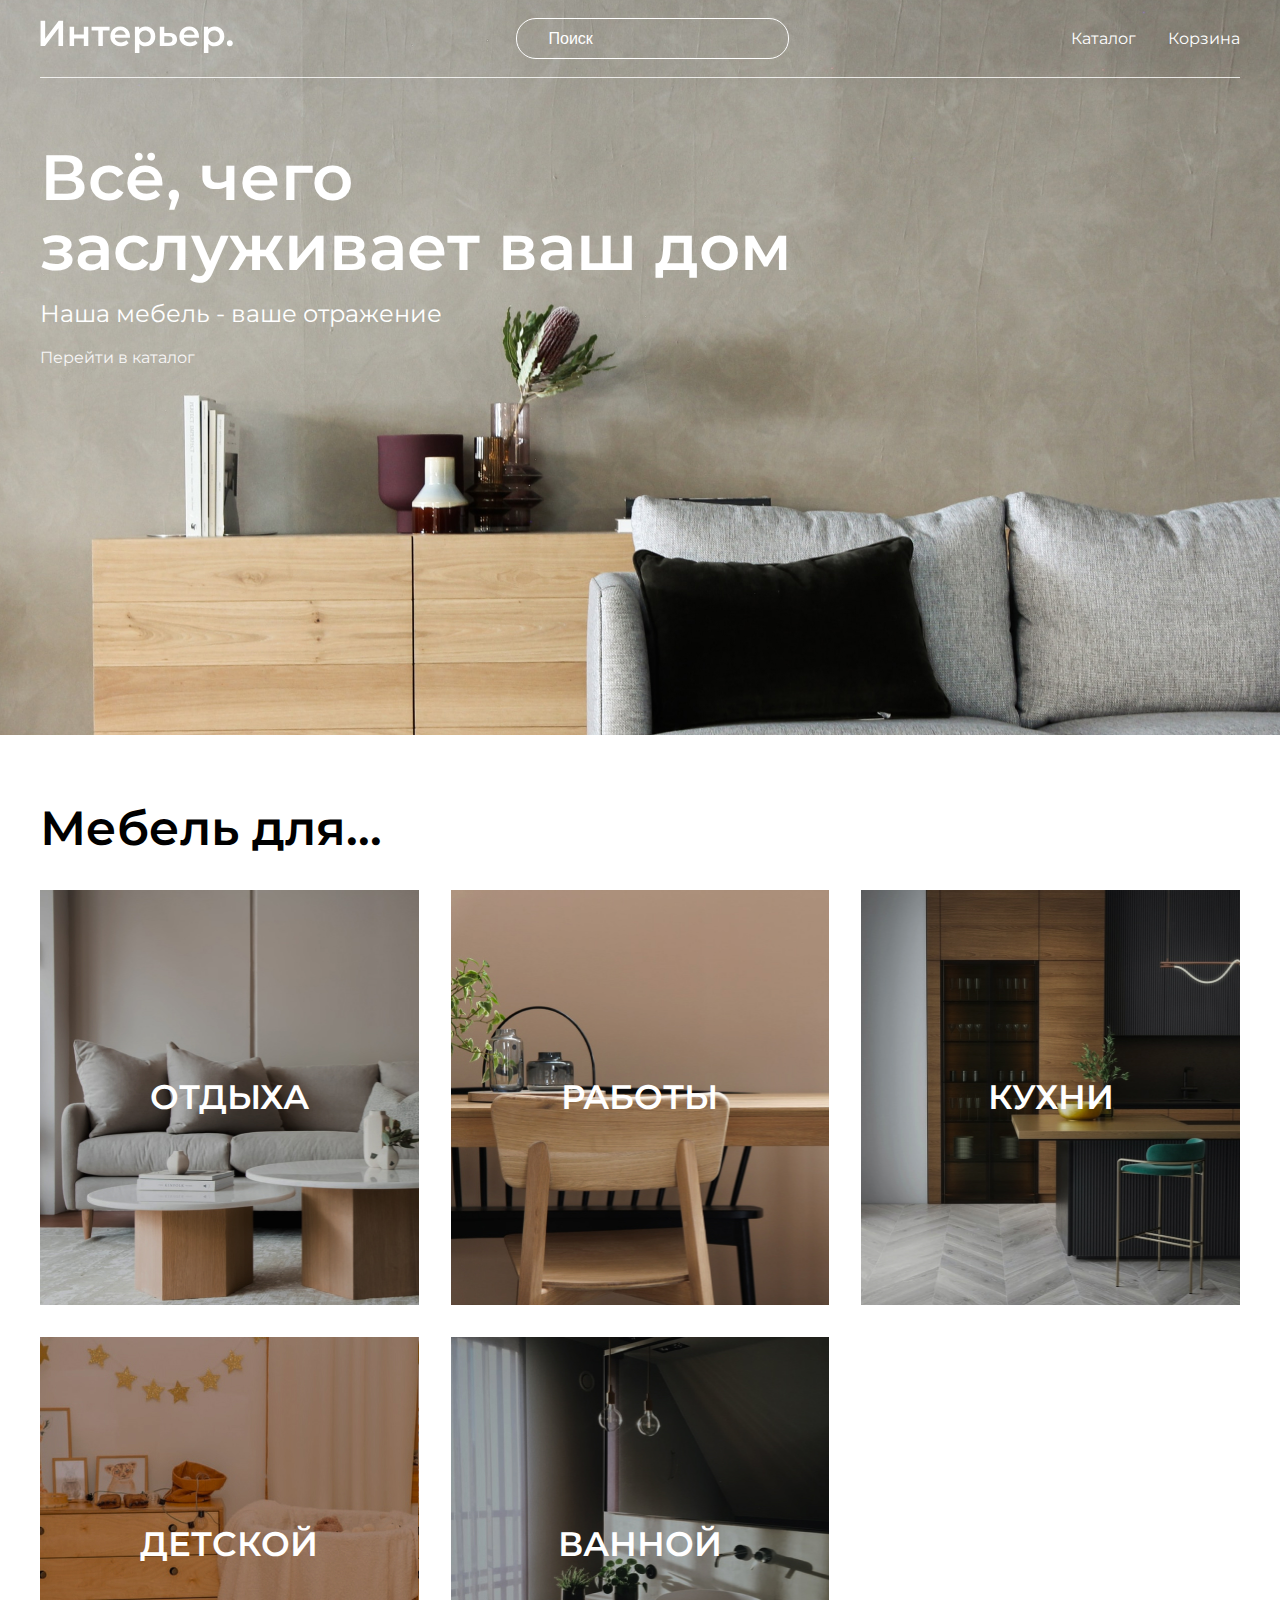
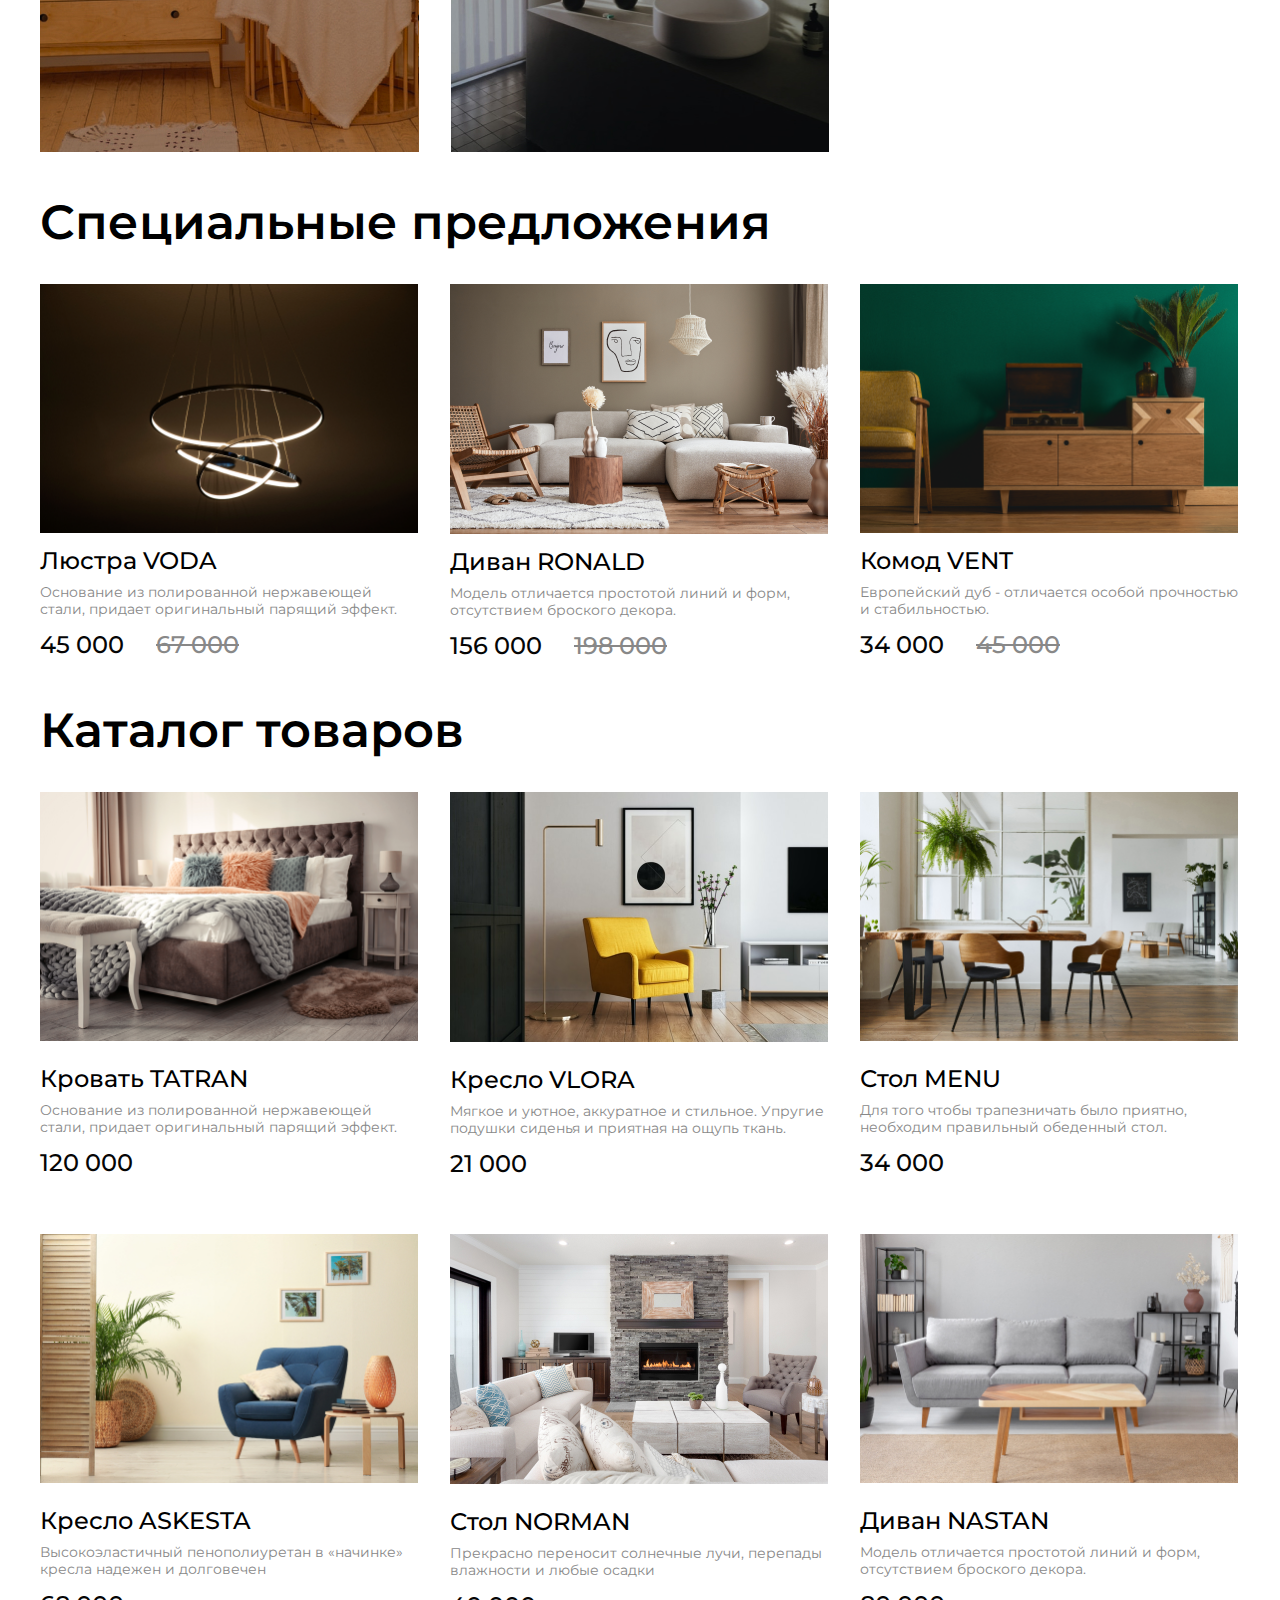
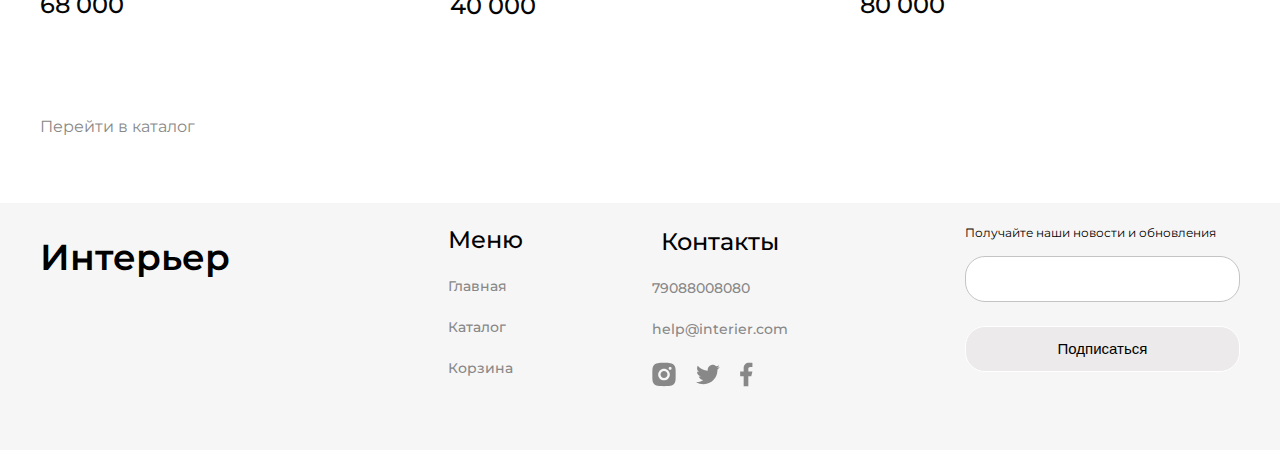
<file: мой сайт/index.html>
<!DOCTYPE html>
<html lang="ru">
<head>
    <meta charset="UTF-8">
    <meta http-equiv="X-UA-Compatible" content="IE=edge">
    <meta name="viewport" content="width=<device-width>, initial-scale=1.0">
    <title>Document</title>
    <link rel="preconnect" href="https://fonts.googleapis.com">
    <link rel="preconnect" href="https://fonts.gstatic.com" crossorigin>
    <link href="https://fonts.googleapis.com/css2?family=Montserrat:wght@400;500;600&display=swap" rel="stylesheet">
    <link rel="stylesheet" href="style.css">
</head>
<body>
    <div class="top center">
    <header class="header">
        <a class="logo" href="index.html"><img class="logo_img" src="img/logo.svg" alt="logo"></a>
<input placeholder="Поиск" class="header_input" type="text">
    <nav class="menu">
        <a class="menu_link" href="catalog.html">Каталог</a>
        <a class="menu_link" href="basket.html">Корзина</a>
        </nav>
<div class="menu-mobile">
    <a href="index.html"><svg width="17" height="16" viewBox="0 0 17 16" fill="none" xmlns="http://www.w3.org/2000/svg">
        <path d="M2.7515 1.99141C1.59282 3.14838 0.918906 4.70363 0.867092 6.34023C0.815278 7.97682 1.38946 9.57159 2.47264 10.7995C3.55581 12.0275 5.06645 12.7962 6.69672 12.9491C8.29727 13.0991 9.89485 12.6444 11.1757 11.6766L14.5069 15.0085L14.5069 15.0085C14.5897 15.0914 14.6881 15.1571 14.7963 15.2019C14.9046 15.2468 15.0206 15.2698 15.1377 15.2698C15.2549 15.2698 15.3709 15.2468 15.4791 15.2019C15.5873 15.1571 15.6857 15.0914 15.7685 15.0085C15.8514 14.9257 15.9171 14.8274 15.9619 14.7191C16.0068 14.6109 16.0298 14.4949 16.0298 14.3777C16.0298 14.2606 16.0068 14.1446 15.9619 14.0363C15.9171 13.9281 15.8514 13.8298 15.7685 13.7469L15.7685 13.7469L12.4368 10.416C13.4021 9.13496 13.8547 7.53846 13.7038 5.93943C13.5501 4.31054 12.7816 2.80139 11.5547 1.719C10.3277 0.636623 8.73451 0.0623154 7.09916 0.11292C5.46381 0.163525 3.90917 0.835233 2.7515 1.99141ZM2.7515 1.99141L2.82216 2.06217L2.7515 1.99141ZM10.5895 3.25366C11.0271 3.68416 11.3751 4.19703 11.6135 4.76269C11.8518 5.32835 11.9758 5.93561 11.9783 6.54944C11.9808 7.16327 11.8618 7.77152 11.628 8.3391C11.3943 8.90669 11.0505 9.42238 10.6164 9.85642C10.1824 10.2905 9.66668 10.6343 9.09909 10.868C8.53151 11.1018 7.92326 11.2208 7.30943 11.2183C6.6956 11.2158 6.08834 11.0918 5.52268 10.8535C4.95702 10.6151 4.44415 10.2671 4.01365 9.82954C3.15334 8.95509 2.67341 7.77613 2.6784 6.54944C2.6834 5.32275 3.17291 4.14773 4.04032 3.28033C4.90772 2.41292 6.08274 1.92341 7.30943 1.91841C8.53612 1.91342 9.71508 2.39335 10.5895 3.25366Z" fill="white" stroke="white" stroke-width="0.2"/>
        </svg>
        </a>
    <a href="index.html"><svg width="20" height="21" viewBox="0 0 20 21" fill="none" xmlns="http://www.w3.org/2000/svg">
        <rect x="0.800537" y="0.900024" width="4.57143" height="4.57143" fill="white"/>
        <rect x="0.800537" y="8.21436" width="4.57143" height="4.57143" fill="white"/>
        <rect x="0.800537" y="15.5286" width="4.57143" height="4.57143" fill="white"/>
        <rect x="8.11401" y="8.21436" width="4.57143" height="4.57143" fill="white"/>
        <rect x="8.11401" y="15.5286" width="4.57143" height="4.57143" fill="white"/>
        <rect x="8.11401" y="0.900024" width="4.57143" height="4.57143" fill="white"/>
        <rect x="15.4285" y="8.21436" width="4.57143" height="4.57143" fill="white"/>
        <rect x="15.4285" y="15.5286" width="4.57143" height="4.57143" fill="white"/>
        <rect x="15.4285" y="0.900024" width="4.57143" height="4.57143" fill="white"/>
        </svg>
        </a>
    <a href="index.html"><svg width="19" height="17" viewBox="0 0 19 17" fill="none" xmlns="http://www.w3.org/2000/svg">
        <path d="M11.5834 16.8333C12.1359 16.8333 12.6658 16.6138 13.0566 16.2231C13.4473 15.8324 13.6667 15.3025 13.6667 14.75C13.6667 14.1974 13.4473 13.6675 13.0566 13.2768C12.6658 12.8861 12.1359 12.6666 11.5834 12.6666C11.0309 12.6666 10.501 12.8861 10.1103 13.2768C9.71957 13.6675 9.50008 14.1974 9.50008 14.75C9.50008 15.3025 9.71957 15.8324 10.1103 16.2231C10.501 16.6138 11.0309 16.8333 11.5834 16.8333ZM4.29174 16.8333C4.84428 16.8333 5.37418 16.6138 5.76488 16.2231C6.15558 15.8324 6.37508 15.3025 6.37508 14.75C6.37508 14.1974 6.15558 13.6675 5.76488 13.2768C5.37418 12.8861 4.84428 12.6666 4.29174 12.6666C3.73921 12.6666 3.20931 12.8861 2.81861 13.2768C2.4279 13.6675 2.20841 14.1974 2.20841 14.75C2.20841 15.3025 2.4279 15.8324 2.81861 16.2231C3.20931 16.6138 3.73921 16.8333 4.29174 16.8333ZM17.873 2.16975C18.133 2.16136 18.3796 2.05217 18.5606 1.86525C18.7416 1.67834 18.8428 1.42836 18.8428 1.16819C18.8428 0.908013 18.7416 0.658037 18.5606 0.471123C18.3796 0.28421 18.133 0.175013 17.873 0.166626H16.674C15.7345 0.166626 14.922 0.818709 14.7178 1.73538L13.4126 7.61246C13.2084 8.52912 12.3959 9.18121 11.4563 9.18121H3.63133L2.12924 3.17079H11.8636C12.1212 3.15904 12.3644 3.04844 12.5425 2.86199C12.7206 2.67555 12.82 2.42761 12.82 2.16975C12.82 1.91189 12.7206 1.66395 12.5425 1.47751C12.3644 1.29106 12.1212 1.18046 11.8636 1.16871H2.12924C1.82473 1.16862 1.5242 1.23796 1.25051 1.37145C0.976816 1.50495 0.737162 1.69909 0.549763 1.93911C0.362364 2.17913 0.232155 2.45872 0.169035 2.75662C0.105913 3.05452 0.111544 3.36289 0.185495 3.65829L1.68758 9.66662C1.79586 10.1002 2.046 10.485 2.39821 10.7601C2.75042 11.0351 3.18447 11.1844 3.63133 11.1843H11.4563C12.368 11.1845 13.2524 10.8736 13.9636 10.3032C14.6748 9.73275 15.1701 8.93681 15.3678 8.04683L16.674 2.16975H17.873Z" fill="white"/>
        </svg>
        </a>
</div>
    </header>

  <div class="top_content">
    <h1 class="title"> Всё, чего заслуживает ваш дом</h1>
   <p class="top_text">Наша мебель - ваше отражение</p>
    <div class="box_link">
    <a href="catalog.html" class="link">Перейти в каталог</a></div>
</div>
</div>
 <div class="for-box center">
   <h2 class="heading">Мебель для...</h2>
    <div class="for">
       <div class="for__item for__item_1 for_item_big">ОТДЫХА</div>
       <div class="for__item for__item_2 for_item_big">РАБОТЫ</div>
       <div class="for__item for__item_3">КУХНИ</div>
       <div class="for__item for__item_4">ДЕТСКОЙ</div>
       <div class="for__item for__item_5">ВАННОЙ</div>


    </div>
 </div>


<div class="product_box center"> 
    <h2 class="heading-d">Специальные предложения</h2>
    <div class="product_content">
        <div class="product">
        <img class="product_img" src="img/rt.jpg" alt="product">
    <a class="product_name" href="product.html" >Люстра VODA</a>
    <p class="product_text">Основание из полированной нержавеющей стали, придает оригинальный парящий эффект.</p>
    <div class="product_box_price">
       <span class="product_price">45 000</span>
       <span class="product_price first_product_price">67 000</span>
    </div>
    </div> 
    <div class="product">
    <img class="product_img" src="img/tec.jpg" alt="product">
    <a class="product_name" href="product.html" >Диван RONALD</a>
    <p class="product_text">Модель отличается простотой линий и форм, отсутствием броского декора.</p>
    <div class="product_box_price">
       <span class="product_price">156 000</span>
       <span class="product_price first_product_price">198 000</span>
    </div>
    </div> 
    <div class="product">
    <img class="product_img" src="img/ty.jpg" alt="product"  class="product_img">
    <a class="product_name" href="product.html" >Комод VENT</a>
    <p class="product_text">Европейский дуб - отличается особой прочностью и стабильностью.</p>
    <div class="product_box_price">
       <span class="product_price">34 000</span>
       <span class="product_price first_product_price ">45 000</span>
    </div></div> 
</div>
</div>
   
    
<div class="product_box center">
<h2 class="heading-d">Каталог товаров</h2>
<div class="product_content">
<div class="product">
    <img src="img/kr.jpg" alt="product" class="product_img">
    <h3 class="product_name">Кровать TATRAN</h3>
    <p class="product_text">Основание из полированной нержавеющей стали, придает оригинальный парящий эффект.</p>
    <p class="product_price">120 000</p>
</div>
<div class="product">
    <img src="img/res.jpg" alt="product" class="product_img">
    <h3 class="product_name">Кресло VLORA</h3>
    <p class="product_text">Мягкое и уютное, аккуратное и стильное. Упругие подушки сиденья и приятная на ощупь ткань.</p>
    <p class="product_price">21 000</p>
</div>
<div class="product">
    <img src="img/me.jpg" alt="product" class="product_img">
    <h3 class="product_name">Стол MENU</h3>
    <p class="product_text">Для того чтобы трапезничать было приятно, необходим правильный обеденный стол.</p>
    <p class="product_price">34 000</p>
</div>
<div class="product">
    <img src="img/a.jpg" alt="product" class="product_img">
    <h3 class="product_name">Кресло ASKESTA</h3>
    <p class="product_text">Высокоэластичный пенополиуретан в «начинке» кресла надежен и долговечен</p>
    <p class="product_price">68 000</p>
</div>
    <div class="product">
        <img src="img/ser.jpg" alt="product" class="product_img">
        <h3 class="product_name">Стол NORMAN</h3>
        <p class="product_text">Прекрасно переносит солнечные лучи, перепады влажности и любые осадки</p>
        <p class="product_price">40 000</p>
    </div>

<div class="product">
    <img src="img/gh.jpg" alt="product" class="product_img">
    <h3 class="product_name">Диван NASTAN</h3>
    <p class="product_text">Модель отличается простотой линий и форм, отсутствием броского декора. </p>
    <p class="product_price">80 000</p>
</div>

<div class="foot_cat"><a class="foot_cat" href="catalog.html" >Перейти в каталог</a></div>
</div>
</div>

<footer class="footer center">
    <div class="int"><p >Интерьер</p></div>
<div class="footer_content">
       <div class="footer_info"> 
        <nav class="footer_item">
        <h4 class="footer_menu" >Меню</h4>
        <a class="heading-foot" href="index.html">Главная</a>
        <a class="heading-foot" href="catalog.html">Каталог</a>
        <a class="heading-foot" href="basket.html">Корзина</a>
        </nav>
    <div class="footer_item">
    <h4 class="footer_menu">Контакты</h4>
    <a class="heading-foot" href="tel:+79088008080">79088008080</a>
    <a class="heading-foot" href="mailto:help@interier.com">help@interier.com</a>  
      <div class="social_m">
        <svg width="24" class="icon"  height="25" viewBox="0 0 24 25" fill="none" xmlns="http://www.w3.org/2000/svg">
            <path d="M12 0.833984C15.1698 0.833984 15.5653 0.845651 16.809 0.903984C18.0515 0.962318 18.8973 1.15715 19.6417 1.44648C20.4117 1.74282 21.0603 2.14415 21.709 2.79165C22.3022 3.37486 22.7613 4.08034 23.0542 4.85898C23.3423 5.60215 23.5383 6.44915 23.5967 7.69165C23.6515 8.93532 23.6667 9.33082 23.6667 12.5007C23.6667 15.6705 23.655 16.066 23.5967 17.3097C23.5383 18.5522 23.3423 19.398 23.0542 20.1423C22.7621 20.9214 22.303 21.627 21.709 22.2097C21.1256 22.8027 20.4202 23.2617 19.6417 23.5548C18.8985 23.843 18.0515 24.039 16.809 24.0973C15.5653 24.1522 15.1698 24.1673 12 24.1673C8.83017 24.1673 8.43467 24.1557 7.191 24.0973C5.9485 24.039 5.10267 23.843 4.35834 23.5548C3.57938 23.2625 2.87378 22.8034 2.291 22.2097C1.69764 21.6265 1.23859 20.921 0.945836 20.1423C0.656503 19.3992 0.461669 18.5522 0.403336 17.3097C0.348502 16.066 0.333336 15.6705 0.333336 12.5007C0.333336 9.33082 0.345002 8.93532 0.403336 7.69165C0.461669 6.44798 0.656503 5.60332 0.945836 4.85898C1.23778 4.07986 1.69694 3.37419 2.291 2.79165C2.87395 2.19809 3.5795 1.739 4.35834 1.44648C5.10267 1.15715 5.94734 0.962318 7.191 0.903984C8.43467 0.849151 8.83017 0.833984 12 0.833984ZM12 6.66732C10.4529 6.66732 8.96918 7.2819 7.87521 8.37586C6.78125 9.46982 6.16667 10.9536 6.16667 12.5007C6.16667 14.0477 6.78125 15.5315 7.87521 16.6254C8.96918 17.7194 10.4529 18.334 12 18.334C13.5471 18.334 15.0308 17.7194 16.1248 16.6254C17.2188 15.5315 17.8333 14.0477 17.8333 12.5007C17.8333 10.9536 17.2188 9.46982 16.1248 8.37586C15.0308 7.2819 13.5471 6.66732 12 6.66732ZM19.5833 6.37565C19.5833 5.98888 19.4297 5.61794 19.1562 5.34445C18.8827 5.07096 18.5118 4.91732 18.125 4.91732C17.7382 4.91732 17.3673 5.07096 17.0938 5.34445C16.8203 5.61794 16.6667 5.98888 16.6667 6.37565C16.6667 6.76243 16.8203 7.13336 17.0938 7.40685C17.3673 7.68034 17.7382 7.83398 18.125 7.83398C18.5118 7.83398 18.8827 7.68034 19.1562 7.40685C19.4297 7.13336 19.5833 6.76243 19.5833 6.37565ZM12 9.00065C12.9283 9.00065 13.8185 9.3694 14.4749 10.0258C15.1313 10.6822 15.5 11.5724 15.5 12.5007C15.5 13.4289 15.1313 14.3191 14.4749 14.9755C13.8185 15.6319 12.9283 16.0007 12 16.0007C11.0717 16.0007 10.1815 15.6319 9.52513 14.9755C8.86875 14.3191 8.5 13.4289 8.5 12.5007C8.5 11.5724 8.86875 10.6822 9.52513 10.0258C10.1815 9.3694 11.0717 9.00065 12 9.00065Z" fill="#888888"/>
            </svg>
            <svg width="24" class="icon" height="21" viewBox="0 0 24 21" fill="none" xmlns="http://www.w3.org/2000/svg">
                <path d="M23.8557 3.09919C22.965 3.49317 22.0205 3.75191 21.0533 3.86686C22.0727 3.2572 22.8357 2.29771 23.2 1.16719C22.2433 1.73652 21.1945 2.13552 20.1013 2.35136C19.3671 1.5657 18.3938 1.04465 17.3328 0.869207C16.2718 0.693765 15.1826 0.873764 14.2345 1.38122C13.2864 1.88868 12.5325 2.69516 12.09 3.67528C11.6475 4.65541 11.5412 5.75427 11.7877 6.80103C9.84763 6.70379 7.94973 6.19964 6.21718 5.3213C4.48462 4.44296 2.95616 3.21008 1.73101 1.70269C1.29735 2.44755 1.06946 3.29429 1.07067 4.15619C1.07067 5.84786 1.93167 7.34236 3.24067 8.21736C2.46602 8.19297 1.70841 7.98377 1.03101 7.60719V7.66786C1.03124 8.79451 1.42111 9.88641 2.1345 10.7584C2.84789 11.6304 3.8409 12.2289 4.94517 12.4524C4.22606 12.6472 3.47203 12.676 2.74017 12.5364C3.05152 13.5061 3.65835 14.3543 4.4757 14.962C5.29305 15.5697 6.27999 15.9066 7.29834 15.9255C6.28624 16.7204 5.12738 17.308 3.88804 17.6547C2.64869 18.0014 1.35316 18.1005 0.0755081 17.9462C2.30582 19.3805 4.90212 20.142 7.55384 20.1395C16.529 20.1395 21.4372 12.7044 21.4372 6.25619C21.4372 6.04619 21.4313 5.83386 21.422 5.62619C22.3773 4.93572 23.2019 4.08038 23.8568 3.10036L23.8557 3.09919Z" fill="#888888"/>
                </svg>
                <svg width="13"  class="icon" height="25" viewBox="0 0 13 25" fill="none" xmlns="http://www.w3.org/2000/svg">
                    <path d="M8.33332 14.2218H11.25L12.4167 9.55518H8.33332V7.22184C8.33332 6.02018 8.33332 4.88851 10.6667 4.88851H12.4167V0.968509C12.0363 0.918343 10.6002 0.805176 9.08349 0.805176C5.91599 0.805176 3.66666 2.73834 3.66666 6.28851V9.55518H0.166656V14.2218H3.66666V24.1385H8.33332V14.2218Z" fill="#888888"/>
                    </svg>
                    
                
</div>
</div>
</div>
    
    
    
        <div class="footer_form">
            <p class="heading_news">Получайте наши новости и обновления</p>
            <form action="#">
           <input class="footer_input" type=”email”>
        </form>
        <button class="heading-m" type="submit">Подписаться</button>
        </div>

</div>

</footer>

</body>
</html>
</file>
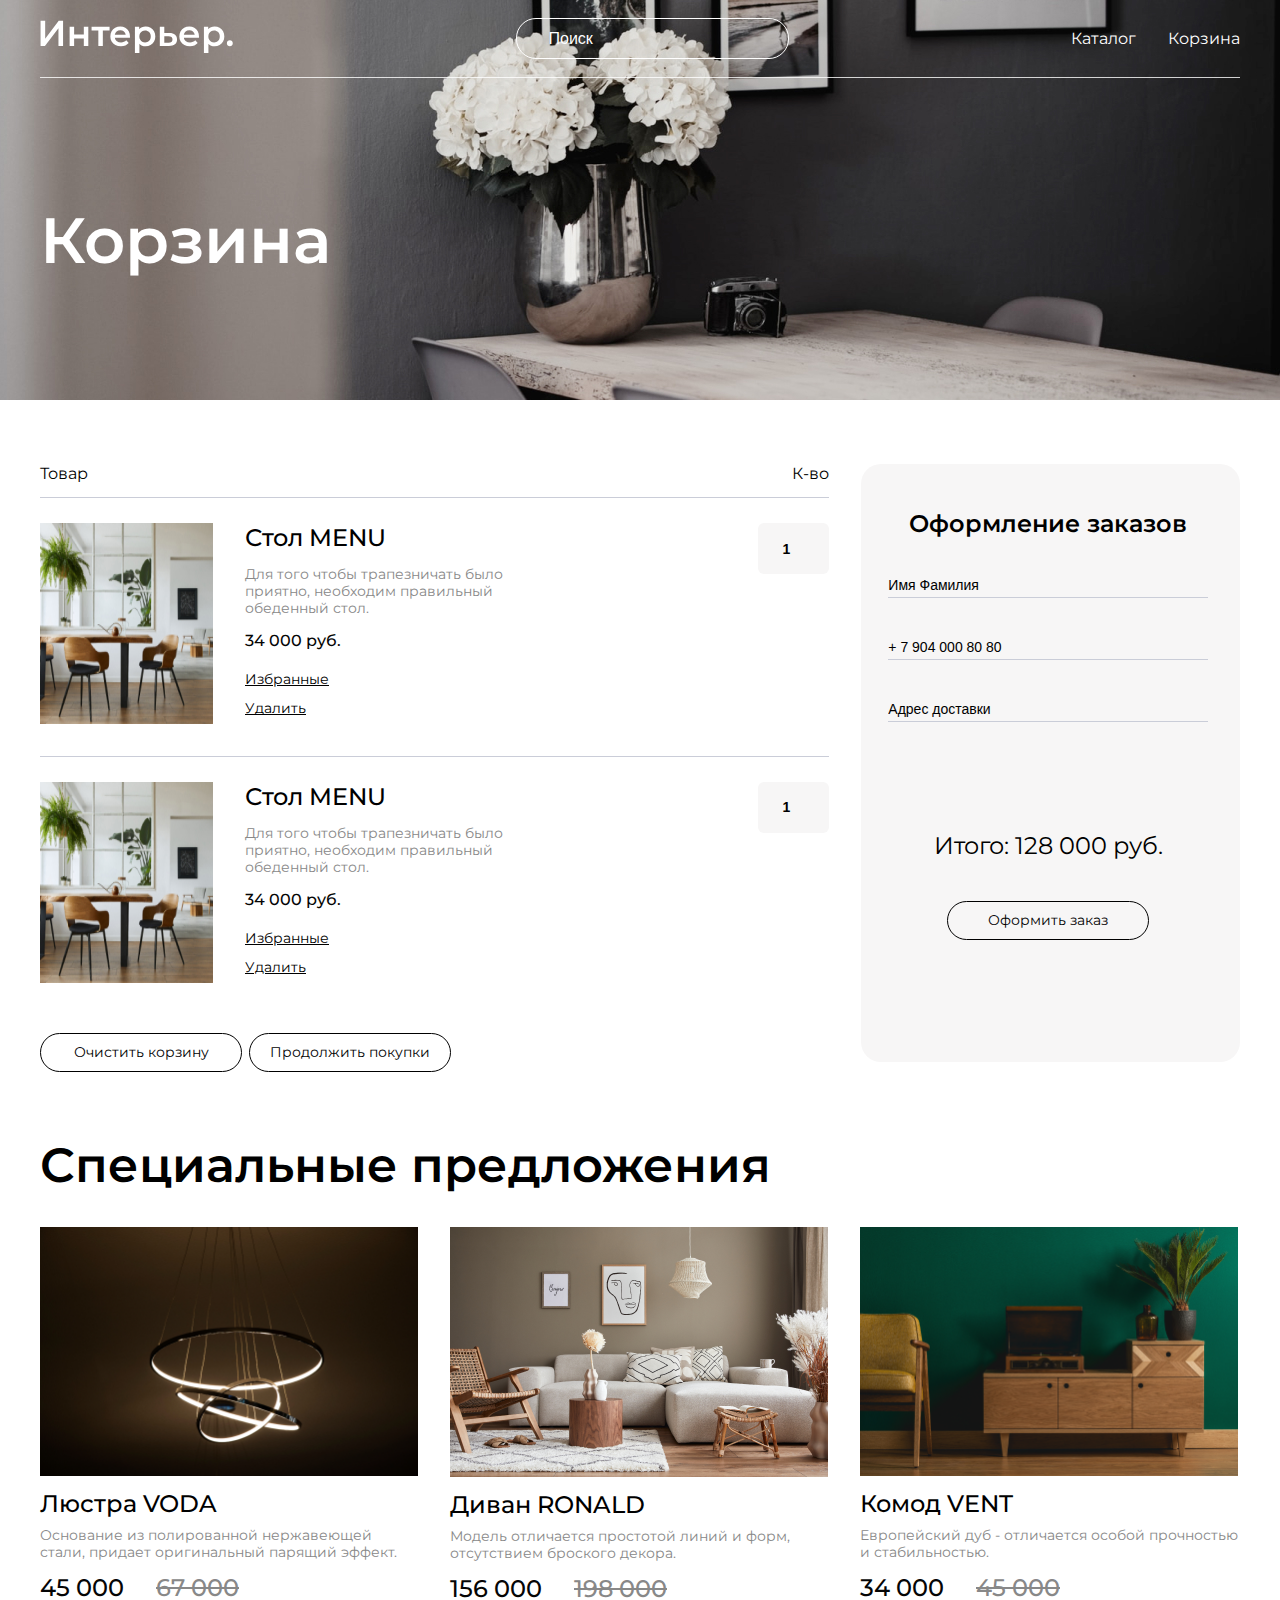
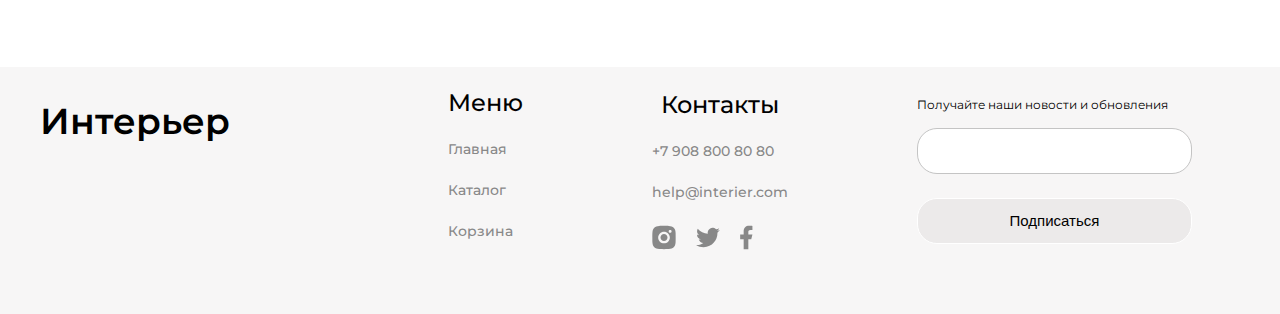
<file: мой сайт/basket.html>
<!DOCTYPE html>
<html lang="ru">
<head>
    <meta charset="UTF-8">
    <meta http-equiv="X-UA-Compatible" content="IE=edge">
    <meta name="viewport" content="width=<device-width>, initial-scale=1.0">
    <title>Document</title>
    <link rel="preconnect" href="https://fonts.googleapis.com">
    <link rel="preconnect" href="https://fonts.gstatic.com" crossorigin>
    <link href="https://fonts.googleapis.com/css2?family=Montserrat:wght@400;500;600&display=swap" rel="stylesheet">
    <link rel="stylesheet" href="style.css">
</head>
<div>

<div class="top-basket center">   
     <header class="header">
    <a class="logo" href="index.html"><img src="img/logo.svg" alt="logo"></a>
<input placeholder="Поиск" class="header_input" type="text">

<nav class="menu">
    <a class="menu_link" href="catalog.html">Каталог</a>
    <a class="menu_link" href="basket.html">Корзина</a>
    </nav>
    <div class="menu-mobile">
        <a href="#"><svg width="17" height="16" viewBox="0 0 17 16" fill="none" xmlns="http://www.w3.org/2000/svg">
            <path d="M2.7515 1.99141C1.59282 3.14838 0.918906 4.70363 0.867092 6.34023C0.815278 7.97682 1.38946 9.57159 2.47264 10.7995C3.55581 12.0275 5.06645 12.7962 6.69672 12.9491C8.29727 13.0991 9.89485 12.6444 11.1757 11.6766L14.5069 15.0085L14.5069 15.0085C14.5897 15.0914 14.6881 15.1571 14.7963 15.2019C14.9046 15.2468 15.0206 15.2698 15.1377 15.2698C15.2549 15.2698 15.3709 15.2468 15.4791 15.2019C15.5873 15.1571 15.6857 15.0914 15.7685 15.0085C15.8514 14.9257 15.9171 14.8274 15.9619 14.7191C16.0068 14.6109 16.0298 14.4949 16.0298 14.3777C16.0298 14.2606 16.0068 14.1446 15.9619 14.0363C15.9171 13.9281 15.8514 13.8298 15.7685 13.7469L15.7685 13.7469L12.4368 10.416C13.4021 9.13496 13.8547 7.53846 13.7038 5.93943C13.5501 4.31054 12.7816 2.80139 11.5547 1.719C10.3277 0.636623 8.73451 0.0623154 7.09916 0.11292C5.46381 0.163525 3.90917 0.835233 2.7515 1.99141ZM2.7515 1.99141L2.82216 2.06217L2.7515 1.99141ZM10.5895 3.25366C11.0271 3.68416 11.3751 4.19703 11.6135 4.76269C11.8518 5.32835 11.9758 5.93561 11.9783 6.54944C11.9808 7.16327 11.8618 7.77152 11.628 8.3391C11.3943 8.90669 11.0505 9.42238 10.6164 9.85642C10.1824 10.2905 9.66668 10.6343 9.09909 10.868C8.53151 11.1018 7.92326 11.2208 7.30943 11.2183C6.6956 11.2158 6.08834 11.0918 5.52268 10.8535C4.95702 10.6151 4.44415 10.2671 4.01365 9.82954C3.15334 8.95509 2.67341 7.77613 2.6784 6.54944C2.6834 5.32275 3.17291 4.14773 4.04032 3.28033C4.90772 2.41292 6.08274 1.92341 7.30943 1.91841C8.53612 1.91342 9.71508 2.39335 10.5895 3.25366Z" fill="white" stroke="white" stroke-width="0.2"/>
            </svg>
            </a>
        <a href="#"><svg width="20" height="21" viewBox="0 0 20 21" fill="none" xmlns="http://www.w3.org/2000/svg">
            <rect x="0.800537" y="0.900024" width="4.57143" height="4.57143" fill="white"/>
            <rect x="0.800537" y="8.21436" width="4.57143" height="4.57143" fill="white"/>
            <rect x="0.800537" y="15.5286" width="4.57143" height="4.57143" fill="white"/>
            <rect x="8.11401" y="8.21436" width="4.57143" height="4.57143" fill="white"/>
            <rect x="8.11401" y="15.5286" width="4.57143" height="4.57143" fill="white"/>
            <rect x="8.11401" y="0.900024" width="4.57143" height="4.57143" fill="white"/>
            <rect x="15.4285" y="8.21436" width="4.57143" height="4.57143" fill="white"/>
            <rect x="15.4285" y="15.5286" width="4.57143" height="4.57143" fill="white"/>
            <rect x="15.4285" y="0.900024" width="4.57143" height="4.57143" fill="white"/>
            </svg>
            </a>
        <a href="#"><svg width="19" height="17" viewBox="0 0 19 17" fill="none" xmlns="http://www.w3.org/2000/svg">
            <path d="M11.5834 16.8333C12.1359 16.8333 12.6658 16.6138 13.0566 16.2231C13.4473 15.8324 13.6667 15.3025 13.6667 14.75C13.6667 14.1974 13.4473 13.6675 13.0566 13.2768C12.6658 12.8861 12.1359 12.6666 11.5834 12.6666C11.0309 12.6666 10.501 12.8861 10.1103 13.2768C9.71957 13.6675 9.50008 14.1974 9.50008 14.75C9.50008 15.3025 9.71957 15.8324 10.1103 16.2231C10.501 16.6138 11.0309 16.8333 11.5834 16.8333ZM4.29174 16.8333C4.84428 16.8333 5.37418 16.6138 5.76488 16.2231C6.15558 15.8324 6.37508 15.3025 6.37508 14.75C6.37508 14.1974 6.15558 13.6675 5.76488 13.2768C5.37418 12.8861 4.84428 12.6666 4.29174 12.6666C3.73921 12.6666 3.20931 12.8861 2.81861 13.2768C2.4279 13.6675 2.20841 14.1974 2.20841 14.75C2.20841 15.3025 2.4279 15.8324 2.81861 16.2231C3.20931 16.6138 3.73921 16.8333 4.29174 16.8333ZM17.873 2.16975C18.133 2.16136 18.3796 2.05217 18.5606 1.86525C18.7416 1.67834 18.8428 1.42836 18.8428 1.16819C18.8428 0.908013 18.7416 0.658037 18.5606 0.471123C18.3796 0.28421 18.133 0.175013 17.873 0.166626H16.674C15.7345 0.166626 14.922 0.818709 14.7178 1.73538L13.4126 7.61246C13.2084 8.52912 12.3959 9.18121 11.4563 9.18121H3.63133L2.12924 3.17079H11.8636C12.1212 3.15904 12.3644 3.04844 12.5425 2.86199C12.7206 2.67555 12.82 2.42761 12.82 2.16975C12.82 1.91189 12.7206 1.66395 12.5425 1.47751C12.3644 1.29106 12.1212 1.18046 11.8636 1.16871H2.12924C1.82473 1.16862 1.5242 1.23796 1.25051 1.37145C0.976816 1.50495 0.737162 1.69909 0.549763 1.93911C0.362364 2.17913 0.232155 2.45872 0.169035 2.75662C0.105913 3.05452 0.111544 3.36289 0.185495 3.65829L1.68758 9.66662C1.79586 10.1002 2.046 10.485 2.39821 10.7601C2.75042 11.0351 3.18447 11.1844 3.63133 11.1843H11.4563C12.368 11.1845 13.2524 10.8736 13.9636 10.3032C14.6748 9.73275 15.1701 8.93681 15.3678 8.04683L16.674 2.16975H17.873Z" fill="white"/>
            </svg>
            </a>
    </div>
</header>
<h1 class="heading-basket">Корзина</h1>
</div>
<div class="basket center">
    <div class="basket_content">
<div class="basket_name-box">
    <p class="tovar">Товар</p>
    <p class="tovar">К-во</p>
</div>
<div class="basket_item">
    <div class="basket_left">
<img class="basket_img" src="img/basket_o.jpg" alt="">
<div class="basket_info">
    <h4 class="basket_name_item">Стол MENU</h4>
    <p class="basket_item_info">Для того чтобы трапезничать было приятно, необходим правильный обеденный стол.</p>
    <p class="basket_price">34 000 руб.</p>
    <div class="basket_link-box">
        <a class="basket_link" href="index.html">Избранные</a>
        <a class="basket_link" href="index.html">Удалить</a>
    </div>
</div>
</div>
    <input type="number" value="1" min="1" class="basket_input">
    
</div>

<div class="basket_item">
    <div class="basket_left">
<img class="basket_img" src="img/basket_o.jpg" alt="">
<div class="basket_info">
    <h4 class="basket_name_item">Стол MENU</h4>
    <p class="basket_item_info">Для того чтобы трапезничать было приятно, необходим правильный обеденный стол.</p>
    <p class="basket_price">34 000 руб.</p>
    <div class="basket_link-box">
        <a class="basket_link" href="index.html">Избранные</a>
        <a class="basket_link" href="index.html">Удалить</a>
    </div>
    </div>
</div>
    <input type="number" value="1" min="1" class="basket_input">
</div>


<div class="basket_button-box">
<a href="#" class="busk-button">Очистить корзину</a>
<a href="#" class="busk-button">Продолжить покупки</a>
    </div> 
</div>
<div class="basket_form form">
    <h3 class="form_heading">Оформление заказов</h3>
   <form class="form_box" action="#">
<input  class="form_item" type="text" placeholder="Имя Фамилия">
<input class="form_item" type="text" placeholder="+ 7 904 000 80 80">
<input class="form_item" type="text" placeholder="Адрес доставки">
<h3 class="form_finish_price">Итого: 128 000 руб.</h3>
<a href="#" class="busk-button form_busk-button">Оформить заказ</a>
   </form>
</div> 
</div>
</div>



<div class="product_box center"> 
    <h2 class="heading-d">Специальные предложения</h2>
    <div class="product_content">
        <div class="product">
        <img class="product_img"src="img/rt.jpg" alt="product">
    <a class="product_name" href="product.html" >Люстра VODA</a>
    <p class="product_text">Основание из полированной нержавеющей стали, придает оригинальный парящий эффект.</p>
    <div class="product_box_price">
       <span class="product_price">45 000</span>
       <span class="product_price first_product_price">67 000</span>
    </div>
    </div> 
    <div class="product">
    <img class="product_img" src="img/tec.jpg" alt="product">
    <a class="product_name" href="product.html" >Диван RONALD</a>
    <p class="product_text">Модель отличается простотой линий и форм, отсутствием броского декора.</p>
    <div class="product_box_price">
       <span class="product_price">156 000</span>
       <span class="product_price first_product_price">198 000</span>
    </div>
    </div> 
    <div class="product">
    <img class="product_img" src="img/ty.jpg" alt="product"  >
    <a class="product_name" href="product.html" >Комод VENT</a>
    <p class="product_text">Европейский дуб - отличается особой прочностью и стабильностью.</p>
    <div class="product_box_price">
       <span class="product_price">34 000</span>
       <span class="product_price first_product_price ">45 000</span>
    </div></div> 
</div>
</div>
   
 

<footer class="footer center">
    <div class="int"><p >Интерьер</p></div>
<div class="footer_content">
       <div class="footer_info"> 
        <nav class="footer_item">
        <h4 class="footer_menu" >Меню</h4>
        <a class="heading-foot" href="index.html">Главная</a>
        <a class="heading-foot" href="catalog.html">Каталог</a>
        <a class="heading-foot" href="basket.html">Корзина</a>
        </nav>
    <div class="footer_item">
    <h4 class="footer_menu">Контакты</h4>
    <a class="heading-foot" href="+7 908 800 80 80">+7 908 800 80 80</a>
    <a class="heading-foot" href="help@interier.com">help@interier.com</a>  
      <div class="social_m">
        <svg width="24" class="icon"  height="25" viewBox="0 0 24 25" fill="none" xmlns="http://www.w3.org/2000/svg">
            <path d="M12 0.833984C15.1698 0.833984 15.5653 0.845651 16.809 0.903984C18.0515 0.962318 18.8973 1.15715 19.6417 1.44648C20.4117 1.74282 21.0603 2.14415 21.709 2.79165C22.3022 3.37486 22.7613 4.08034 23.0542 4.85898C23.3423 5.60215 23.5383 6.44915 23.5967 7.69165C23.6515 8.93532 23.6667 9.33082 23.6667 12.5007C23.6667 15.6705 23.655 16.066 23.5967 17.3097C23.5383 18.5522 23.3423 19.398 23.0542 20.1423C22.7621 20.9214 22.303 21.627 21.709 22.2097C21.1256 22.8027 20.4202 23.2617 19.6417 23.5548C18.8985 23.843 18.0515 24.039 16.809 24.0973C15.5653 24.1522 15.1698 24.1673 12 24.1673C8.83017 24.1673 8.43467 24.1557 7.191 24.0973C5.9485 24.039 5.10267 23.843 4.35834 23.5548C3.57938 23.2625 2.87378 22.8034 2.291 22.2097C1.69764 21.6265 1.23859 20.921 0.945836 20.1423C0.656503 19.3992 0.461669 18.5522 0.403336 17.3097C0.348502 16.066 0.333336 15.6705 0.333336 12.5007C0.333336 9.33082 0.345002 8.93532 0.403336 7.69165C0.461669 6.44798 0.656503 5.60332 0.945836 4.85898C1.23778 4.07986 1.69694 3.37419 2.291 2.79165C2.87395 2.19809 3.5795 1.739 4.35834 1.44648C5.10267 1.15715 5.94734 0.962318 7.191 0.903984C8.43467 0.849151 8.83017 0.833984 12 0.833984ZM12 6.66732C10.4529 6.66732 8.96918 7.2819 7.87521 8.37586C6.78125 9.46982 6.16667 10.9536 6.16667 12.5007C6.16667 14.0477 6.78125 15.5315 7.87521 16.6254C8.96918 17.7194 10.4529 18.334 12 18.334C13.5471 18.334 15.0308 17.7194 16.1248 16.6254C17.2188 15.5315 17.8333 14.0477 17.8333 12.5007C17.8333 10.9536 17.2188 9.46982 16.1248 8.37586C15.0308 7.2819 13.5471 6.66732 12 6.66732ZM19.5833 6.37565C19.5833 5.98888 19.4297 5.61794 19.1562 5.34445C18.8827 5.07096 18.5118 4.91732 18.125 4.91732C17.7382 4.91732 17.3673 5.07096 17.0938 5.34445C16.8203 5.61794 16.6667 5.98888 16.6667 6.37565C16.6667 6.76243 16.8203 7.13336 17.0938 7.40685C17.3673 7.68034 17.7382 7.83398 18.125 7.83398C18.5118 7.83398 18.8827 7.68034 19.1562 7.40685C19.4297 7.13336 19.5833 6.76243 19.5833 6.37565ZM12 9.00065C12.9283 9.00065 13.8185 9.3694 14.4749 10.0258C15.1313 10.6822 15.5 11.5724 15.5 12.5007C15.5 13.4289 15.1313 14.3191 14.4749 14.9755C13.8185 15.6319 12.9283 16.0007 12 16.0007C11.0717 16.0007 10.1815 15.6319 9.52513 14.9755C8.86875 14.3191 8.5 13.4289 8.5 12.5007C8.5 11.5724 8.86875 10.6822 9.52513 10.0258C10.1815 9.3694 11.0717 9.00065 12 9.00065Z" fill="#888888"/>
            </svg>
            <svg width="24" class="icon" height="21" viewBox="0 0 24 21" fill="none" xmlns="http://www.w3.org/2000/svg">
                <path d="M23.8557 3.09919C22.965 3.49317 22.0205 3.75191 21.0533 3.86686C22.0727 3.2572 22.8357 2.29771 23.2 1.16719C22.2433 1.73652 21.1945 2.13552 20.1013 2.35136C19.3671 1.5657 18.3938 1.04465 17.3328 0.869207C16.2718 0.693765 15.1826 0.873764 14.2345 1.38122C13.2864 1.88868 12.5325 2.69516 12.09 3.67528C11.6475 4.65541 11.5412 5.75427 11.7877 6.80103C9.84763 6.70379 7.94973 6.19964 6.21718 5.3213C4.48462 4.44296 2.95616 3.21008 1.73101 1.70269C1.29735 2.44755 1.06946 3.29429 1.07067 4.15619C1.07067 5.84786 1.93167 7.34236 3.24067 8.21736C2.46602 8.19297 1.70841 7.98377 1.03101 7.60719V7.66786C1.03124 8.79451 1.42111 9.88641 2.1345 10.7584C2.84789 11.6304 3.8409 12.2289 4.94517 12.4524C4.22606 12.6472 3.47203 12.676 2.74017 12.5364C3.05152 13.5061 3.65835 14.3543 4.4757 14.962C5.29305 15.5697 6.27999 15.9066 7.29834 15.9255C6.28624 16.7204 5.12738 17.308 3.88804 17.6547C2.64869 18.0014 1.35316 18.1005 0.0755081 17.9462C2.30582 19.3805 4.90212 20.142 7.55384 20.1395C16.529 20.1395 21.4372 12.7044 21.4372 6.25619C21.4372 6.04619 21.4313 5.83386 21.422 5.62619C22.3773 4.93572 23.2019 4.08038 23.8568 3.10036L23.8557 3.09919Z" fill="#888888"/>
                </svg>
                <svg width="13"  class="icon" height="25" viewBox="0 0 13 25" fill="none" xmlns="http://www.w3.org/2000/svg">
                    <path d="M8.33332 14.2218H11.25L12.4167 9.55518H8.33332V7.22184C8.33332 6.02018 8.33332 4.88851 10.6667 4.88851H12.4167V0.968509C12.0363 0.918343 10.6002 0.805176 9.08349 0.805176C5.91599 0.805176 3.66666 2.73834 3.66666 6.28851V9.55518H0.166656V14.2218H3.66666V24.1385H8.33332V14.2218Z" fill="#888888"/>
                    </svg>
                    
                
</div>
</div>
    
    
    
        <div class="footer_form">
            <p class="heading_news">Получайте наши новости и обновления</p>
            <form action="#">
           <input class="footer_input" type=”email”>
        </form>
        <button class="heading-m" type="submit">Подписаться</button>
        </div>
</nav>
</div>

</footer>

</body>
</html>
</file>
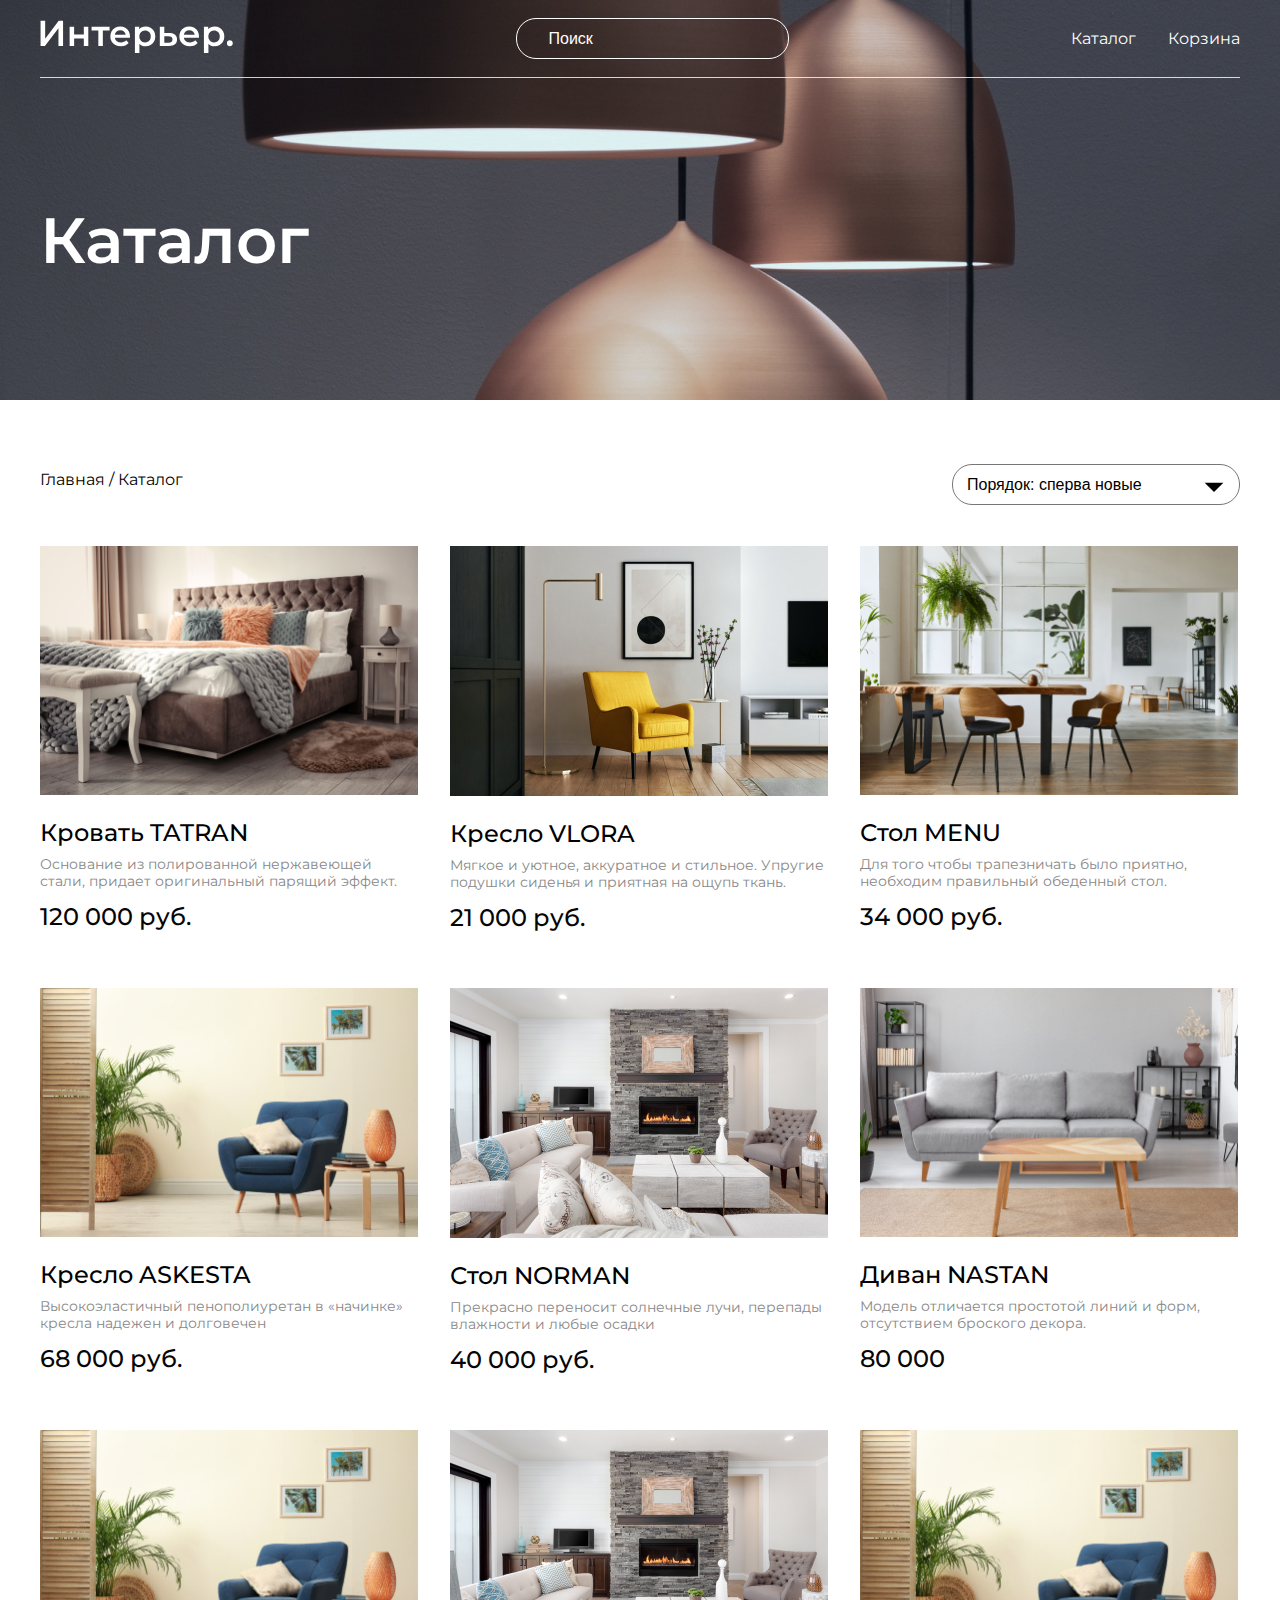
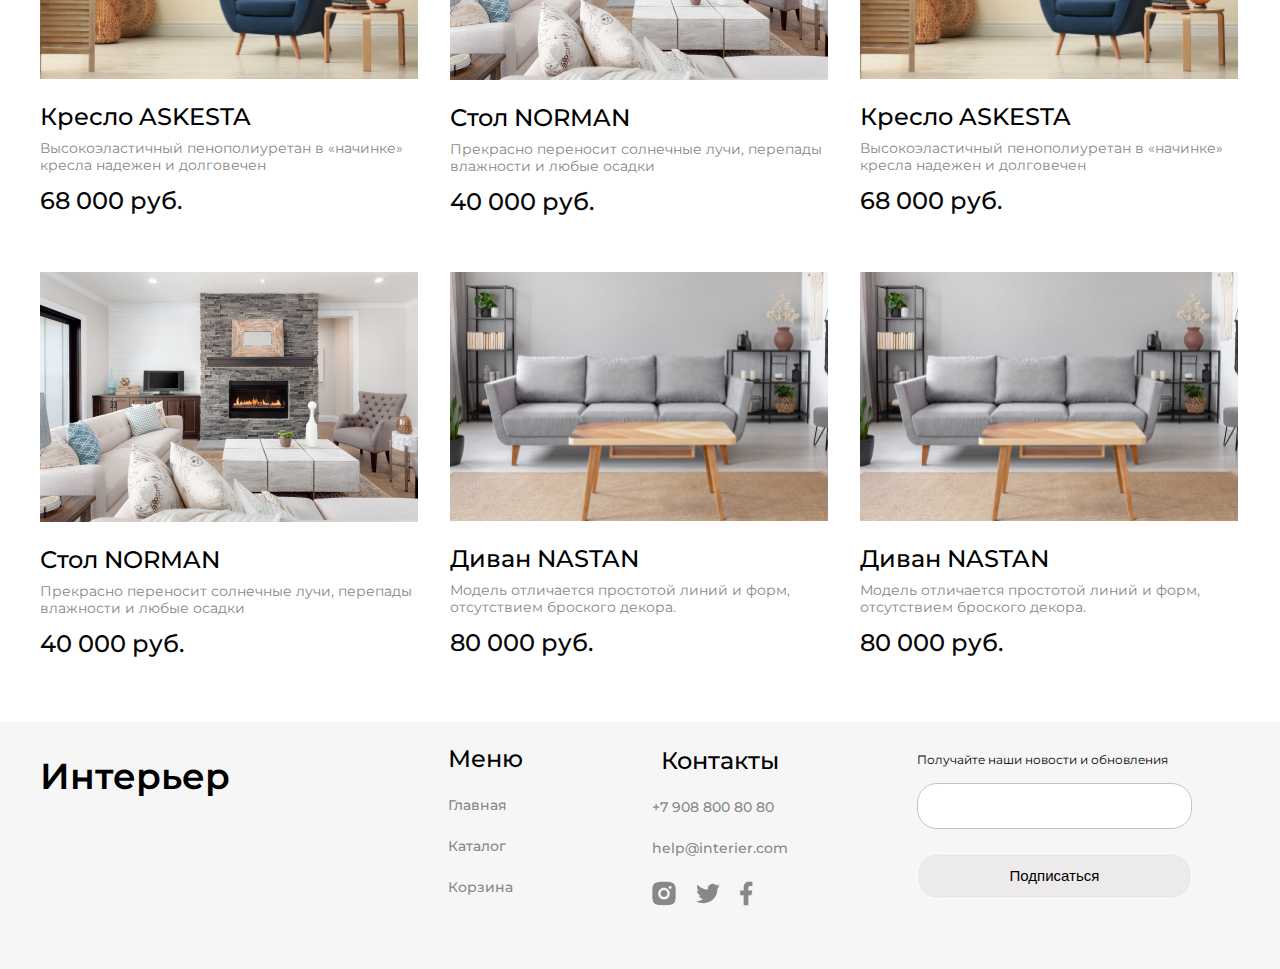
<file: мой сайт/catalog.html>
<!DOCTYPE html>
<html lang="ru">
<head>
    <meta charset="UTF-8">
    <meta http-equiv="X-UA-Compatible" content="IE=edge">
    <meta name="viewport" content="width=<device-width>, initial-scale=1.0">
    <title>Document</title>
    <link rel="preconnect" href="https://fonts.googleapis.com">
    <link rel="preconnect" href="https://fonts.gstatic.com" crossorigin>
    <link href="https://fonts.googleapis.com/css2?family=Montserrat:wght@400;500;600&display=swap" rel="stylesheet">
    <link rel="stylesheet" href="style.css">
</head>

<div>
    <div class="top_ct center">
        <header class="header">
            <a class="logo" href="index.html"><img src="img/logo.svg" alt="logo"></a>
    <input placeholder="Поиск" class="header_input" type="text">
    
        <nav class="menu">
            <a class="menu_link" href="catalog.html">Каталог</a>
            <a class="menu_link" href="basket.html">Корзина</a>
            </nav>
            <div class="menu-mobile">
                <a href="#"><svg width="17" height="16" viewBox="0 0 17 16" fill="none" xmlns="http://www.w3.org/2000/svg">
                    <path d="M2.7515 1.99141C1.59282 3.14838 0.918906 4.70363 0.867092 6.34023C0.815278 7.97682 1.38946 9.57159 2.47264 10.7995C3.55581 12.0275 5.06645 12.7962 6.69672 12.9491C8.29727 13.0991 9.89485 12.6444 11.1757 11.6766L14.5069 15.0085L14.5069 15.0085C14.5897 15.0914 14.6881 15.1571 14.7963 15.2019C14.9046 15.2468 15.0206 15.2698 15.1377 15.2698C15.2549 15.2698 15.3709 15.2468 15.4791 15.2019C15.5873 15.1571 15.6857 15.0914 15.7685 15.0085C15.8514 14.9257 15.9171 14.8274 15.9619 14.7191C16.0068 14.6109 16.0298 14.4949 16.0298 14.3777C16.0298 14.2606 16.0068 14.1446 15.9619 14.0363C15.9171 13.9281 15.8514 13.8298 15.7685 13.7469L15.7685 13.7469L12.4368 10.416C13.4021 9.13496 13.8547 7.53846 13.7038 5.93943C13.5501 4.31054 12.7816 2.80139 11.5547 1.719C10.3277 0.636623 8.73451 0.0623154 7.09916 0.11292C5.46381 0.163525 3.90917 0.835233 2.7515 1.99141ZM2.7515 1.99141L2.82216 2.06217L2.7515 1.99141ZM10.5895 3.25366C11.0271 3.68416 11.3751 4.19703 11.6135 4.76269C11.8518 5.32835 11.9758 5.93561 11.9783 6.54944C11.9808 7.16327 11.8618 7.77152 11.628 8.3391C11.3943 8.90669 11.0505 9.42238 10.6164 9.85642C10.1824 10.2905 9.66668 10.6343 9.09909 10.868C8.53151 11.1018 7.92326 11.2208 7.30943 11.2183C6.6956 11.2158 6.08834 11.0918 5.52268 10.8535C4.95702 10.6151 4.44415 10.2671 4.01365 9.82954C3.15334 8.95509 2.67341 7.77613 2.6784 6.54944C2.6834 5.32275 3.17291 4.14773 4.04032 3.28033C4.90772 2.41292 6.08274 1.92341 7.30943 1.91841C8.53612 1.91342 9.71508 2.39335 10.5895 3.25366Z" fill="white" stroke="white" stroke-width="0.2"/>
                    </svg>
                    </a>
                <a href="#"><svg width="20" height="21" viewBox="0 0 20 21" fill="none" xmlns="http://www.w3.org/2000/svg">
                    <rect x="0.800537" y="0.900024" width="4.57143" height="4.57143" fill="white"/>
                    <rect x="0.800537" y="8.21436" width="4.57143" height="4.57143" fill="white"/>
                    <rect x="0.800537" y="15.5286" width="4.57143" height="4.57143" fill="white"/>
                    <rect x="8.11401" y="8.21436" width="4.57143" height="4.57143" fill="white"/>
                    <rect x="8.11401" y="15.5286" width="4.57143" height="4.57143" fill="white"/>
                    <rect x="8.11401" y="0.900024" width="4.57143" height="4.57143" fill="white"/>
                    <rect x="15.4285" y="8.21436" width="4.57143" height="4.57143" fill="white"/>
                    <rect x="15.4285" y="15.5286" width="4.57143" height="4.57143" fill="white"/>
                    <rect x="15.4285" y="0.900024" width="4.57143" height="4.57143" fill="white"/>
                    </svg>
                    </a>
                <a href="#"><svg width="19" height="17" viewBox="0 0 19 17" fill="none" xmlns="http://www.w3.org/2000/svg">
                    <path d="M11.5834 16.8333C12.1359 16.8333 12.6658 16.6138 13.0566 16.2231C13.4473 15.8324 13.6667 15.3025 13.6667 14.75C13.6667 14.1974 13.4473 13.6675 13.0566 13.2768C12.6658 12.8861 12.1359 12.6666 11.5834 12.6666C11.0309 12.6666 10.501 12.8861 10.1103 13.2768C9.71957 13.6675 9.50008 14.1974 9.50008 14.75C9.50008 15.3025 9.71957 15.8324 10.1103 16.2231C10.501 16.6138 11.0309 16.8333 11.5834 16.8333ZM4.29174 16.8333C4.84428 16.8333 5.37418 16.6138 5.76488 16.2231C6.15558 15.8324 6.37508 15.3025 6.37508 14.75C6.37508 14.1974 6.15558 13.6675 5.76488 13.2768C5.37418 12.8861 4.84428 12.6666 4.29174 12.6666C3.73921 12.6666 3.20931 12.8861 2.81861 13.2768C2.4279 13.6675 2.20841 14.1974 2.20841 14.75C2.20841 15.3025 2.4279 15.8324 2.81861 16.2231C3.20931 16.6138 3.73921 16.8333 4.29174 16.8333ZM17.873 2.16975C18.133 2.16136 18.3796 2.05217 18.5606 1.86525C18.7416 1.67834 18.8428 1.42836 18.8428 1.16819C18.8428 0.908013 18.7416 0.658037 18.5606 0.471123C18.3796 0.28421 18.133 0.175013 17.873 0.166626H16.674C15.7345 0.166626 14.922 0.818709 14.7178 1.73538L13.4126 7.61246C13.2084 8.52912 12.3959 9.18121 11.4563 9.18121H3.63133L2.12924 3.17079H11.8636C12.1212 3.15904 12.3644 3.04844 12.5425 2.86199C12.7206 2.67555 12.82 2.42761 12.82 2.16975C12.82 1.91189 12.7206 1.66395 12.5425 1.47751C12.3644 1.29106 12.1212 1.18046 11.8636 1.16871H2.12924C1.82473 1.16862 1.5242 1.23796 1.25051 1.37145C0.976816 1.50495 0.737162 1.69909 0.549763 1.93911C0.362364 2.17913 0.232155 2.45872 0.169035 2.75662C0.105913 3.05452 0.111544 3.36289 0.185495 3.65829L1.68758 9.66662C1.79586 10.1002 2.046 10.485 2.39821 10.7601C2.75042 11.0351 3.18447 11.1844 3.63133 11.1843H11.4563C12.368 11.1845 13.2524 10.8736 13.9636 10.3032C14.6748 9.73275 15.1701 8.93681 15.3678 8.04683L16.674 2.16975H17.873Z" fill="white"/>
                    </svg>
                    </a>
            </div>
    
        </header>
    
      <div class="top_content">
        <h1 class="title_c">Каталог</h1>
        <div class="box_link">
    </div>
    </div>
    </div>

   <div class="catalog-nav center"> 
    <nav class="cat_sh">
    <a class="letters_cat_nav" href="index.html">Главная /</a>
    <a class="letters_cat_nav" href="catalog.html"> Каталог</a>
</nav>

<div class="select">
    <select>
        <option value="Option 1">   Порядок: сперва новые</option>
        <option value="Option 2">Option 2</option>
        <option value="Option 3">Option 3</option>
        <option value="Option 4">Option 4</option>
        <option value="Option 5">Option 5</option>
        <option value="Option length">Option that has too long of a value to fit</option>
    </select>
</div>
</div>
    <div class="product_box center">
        <div class="product_content">
        <div class="product">
            <img src="img/kr.jpg" alt="product" class="product_img">
            <h3 class="product_name">Кровать TATRAN</h3>
            <p class="product_text">Основание из полированной нержавеющей стали, придает оригинальный парящий эффект.</p>
            <p class="product_price">120 000 руб.</p>
        </div>
        <div class="product">
            <img src="img/res.jpg" alt="product" class="product_img">
            <h3 class="product_name">Кресло VLORA</h3>
            <p class="product_text">Мягкое и уютное, аккуратное и стильное. Упругие подушки сиденья и приятная на ощупь ткань.</p>
            <p class="product_price">21 000 руб.</p>
        </div>
        <div class="product">
            <img src="img/me.jpg" alt="product" class="product_img">
            <h3 class="product_name">Стол MENU</h3>
            <p class="product_text">Для того чтобы трапезничать было приятно, необходим правильный обеденный стол.</p>
            <p class="product_price">34 000 руб.</p>
        </div>
        <div class="product">
            <img src="img/a.jpg" alt="product" class="product_img">
            <h3 class="product_name">Кресло ASKESTA</h3>
            <p class="product_text">Высокоэластичный пенополиуретан в «начинке» кресла надежен и долговечен</p>
            <p class="product_price">68 000 руб.</p>
        </div>
            <div class="product">
                <img src="img/ser.jpg" alt="product" class="product_img">
                <h3 class="product_name">Стол NORMAN</h3>
                <p class="product_text">Прекрасно переносит солнечные лучи, перепады влажности и любые осадки</p>
                <p class="product_price">40 000 руб.</p>
            </div>
        
        <div class="product">
            <img src="img/gh.jpg" alt="product" class="product_img">
            <h3 class="product_name">Диван NASTAN</h3>
            <p class="product_text">Модель отличается простотой линий и форм, отсутствием броского декора. </p>
            <p class="product_price">80 000</p>
        </div>
        <div class="product">
            <img src="img/a.jpg" alt="product" class="product_img">
            <h3 class="product_name">Кресло ASKESTA</h3>
            <p class="product_text">Высокоэластичный пенополиуретан в «начинке» кресла надежен и долговечен</p>
            <p class="product_price">68 000 руб.</p>
        </div>
            <div class="product">
                <img src="img/ser.jpg" alt="product" class="product_img">
                <h3 class="product_name">Стол NORMAN</h3>
                <p class="product_text">Прекрасно переносит солнечные лучи, перепады влажности и любые осадки</p>
                <p class="product_price">40 000 руб.</p>
            </div>
            <div class="product">
                <img src="img/a.jpg" alt="product" class="product_img">
                <h3 class="product_name">Кресло ASKESTA</h3>
                <p class="product_text">Высокоэластичный пенополиуретан в «начинке» кресла надежен и долговечен</p>
                <p class="product_price">68 000 руб.</p>
            </div>
                <div class="product">
                    <img src="img/ser.jpg" alt="product" class="product_img">
                    <h3 class="product_name">Стол NORMAN</h3>
                    <p class="product_text">Прекрасно переносит солнечные лучи, перепады влажности и любые осадки</p>
                    <p class="product_price">40 000 руб.</p>
                </div>
            
            <div class="product">
                <img src="img/gh.jpg" alt="product" class="product_img">
                <h3 class="product_name">Диван NASTAN</h3>
                <p class="product_text">Модель отличается простотой линий и форм, отсутствием броского декора. </p>
                <p class="product_price">80 000 руб.</p>
            </div>
        
        <div class="product">
            <img src="img/gh.jpg" alt="product" class="product_img">
            <h3 class="product_name">Диван NASTAN</h3>
            <p class="product_text">Модель отличается простотой линий и форм, отсутствием броского декора. </p>
            <p class="product_price">80 000 руб.</p>
        </div>
</div>
</div>
<footer class="footer center">
    <div class="int"><p >Интерьер</p></div>
<div class="footer_content">
       <div class="footer_info"> 
        <nav class="footer_item">
        <h4 class="footer_menu" >Меню</h4>
        <a class="heading-foot" href="index.html">Главная</a>
        <a class="heading-foot" href="catalog.html">Каталог</a>
        <a class="heading-foot" href="basket.html">Корзина</a>
        </nav>
    <div class="footer_item">
    <h4 class="footer_menu">Контакты</h4>
    <a class="heading-foot" href="+7 908 800 80 80">+7 908 800 80 80</a>
    <a class="heading-foot" href="help@interier.com">help@interier.com</a>  
      <div class="social_m">
        <svg width="24" class="icon"  height="25" viewBox="0 0 24 25" fill="none" xmlns="http://www.w3.org/2000/svg">
            <path d="M12 0.833984C15.1698 0.833984 15.5653 0.845651 16.809 0.903984C18.0515 0.962318 18.8973 1.15715 19.6417 1.44648C20.4117 1.74282 21.0603 2.14415 21.709 2.79165C22.3022 3.37486 22.7613 4.08034 23.0542 4.85898C23.3423 5.60215 23.5383 6.44915 23.5967 7.69165C23.6515 8.93532 23.6667 9.33082 23.6667 12.5007C23.6667 15.6705 23.655 16.066 23.5967 17.3097C23.5383 18.5522 23.3423 19.398 23.0542 20.1423C22.7621 20.9214 22.303 21.627 21.709 22.2097C21.1256 22.8027 20.4202 23.2617 19.6417 23.5548C18.8985 23.843 18.0515 24.039 16.809 24.0973C15.5653 24.1522 15.1698 24.1673 12 24.1673C8.83017 24.1673 8.43467 24.1557 7.191 24.0973C5.9485 24.039 5.10267 23.843 4.35834 23.5548C3.57938 23.2625 2.87378 22.8034 2.291 22.2097C1.69764 21.6265 1.23859 20.921 0.945836 20.1423C0.656503 19.3992 0.461669 18.5522 0.403336 17.3097C0.348502 16.066 0.333336 15.6705 0.333336 12.5007C0.333336 9.33082 0.345002 8.93532 0.403336 7.69165C0.461669 6.44798 0.656503 5.60332 0.945836 4.85898C1.23778 4.07986 1.69694 3.37419 2.291 2.79165C2.87395 2.19809 3.5795 1.739 4.35834 1.44648C5.10267 1.15715 5.94734 0.962318 7.191 0.903984C8.43467 0.849151 8.83017 0.833984 12 0.833984ZM12 6.66732C10.4529 6.66732 8.96918 7.2819 7.87521 8.37586C6.78125 9.46982 6.16667 10.9536 6.16667 12.5007C6.16667 14.0477 6.78125 15.5315 7.87521 16.6254C8.96918 17.7194 10.4529 18.334 12 18.334C13.5471 18.334 15.0308 17.7194 16.1248 16.6254C17.2188 15.5315 17.8333 14.0477 17.8333 12.5007C17.8333 10.9536 17.2188 9.46982 16.1248 8.37586C15.0308 7.2819 13.5471 6.66732 12 6.66732ZM19.5833 6.37565C19.5833 5.98888 19.4297 5.61794 19.1562 5.34445C18.8827 5.07096 18.5118 4.91732 18.125 4.91732C17.7382 4.91732 17.3673 5.07096 17.0938 5.34445C16.8203 5.61794 16.6667 5.98888 16.6667 6.37565C16.6667 6.76243 16.8203 7.13336 17.0938 7.40685C17.3673 7.68034 17.7382 7.83398 18.125 7.83398C18.5118 7.83398 18.8827 7.68034 19.1562 7.40685C19.4297 7.13336 19.5833 6.76243 19.5833 6.37565ZM12 9.00065C12.9283 9.00065 13.8185 9.3694 14.4749 10.0258C15.1313 10.6822 15.5 11.5724 15.5 12.5007C15.5 13.4289 15.1313 14.3191 14.4749 14.9755C13.8185 15.6319 12.9283 16.0007 12 16.0007C11.0717 16.0007 10.1815 15.6319 9.52513 14.9755C8.86875 14.3191 8.5 13.4289 8.5 12.5007C8.5 11.5724 8.86875 10.6822 9.52513 10.0258C10.1815 9.3694 11.0717 9.00065 12 9.00065Z" fill="#888888"/>
            </svg>
            <svg width="24" class="icon" height="21" viewBox="0 0 24 21" fill="none" xmlns="http://www.w3.org/2000/svg">
                <path d="M23.8557 3.09919C22.965 3.49317 22.0205 3.75191 21.0533 3.86686C22.0727 3.2572 22.8357 2.29771 23.2 1.16719C22.2433 1.73652 21.1945 2.13552 20.1013 2.35136C19.3671 1.5657 18.3938 1.04465 17.3328 0.869207C16.2718 0.693765 15.1826 0.873764 14.2345 1.38122C13.2864 1.88868 12.5325 2.69516 12.09 3.67528C11.6475 4.65541 11.5412 5.75427 11.7877 6.80103C9.84763 6.70379 7.94973 6.19964 6.21718 5.3213C4.48462 4.44296 2.95616 3.21008 1.73101 1.70269C1.29735 2.44755 1.06946 3.29429 1.07067 4.15619C1.07067 5.84786 1.93167 7.34236 3.24067 8.21736C2.46602 8.19297 1.70841 7.98377 1.03101 7.60719V7.66786C1.03124 8.79451 1.42111 9.88641 2.1345 10.7584C2.84789 11.6304 3.8409 12.2289 4.94517 12.4524C4.22606 12.6472 3.47203 12.676 2.74017 12.5364C3.05152 13.5061 3.65835 14.3543 4.4757 14.962C5.29305 15.5697 6.27999 15.9066 7.29834 15.9255C6.28624 16.7204 5.12738 17.308 3.88804 17.6547C2.64869 18.0014 1.35316 18.1005 0.0755081 17.9462C2.30582 19.3805 4.90212 20.142 7.55384 20.1395C16.529 20.1395 21.4372 12.7044 21.4372 6.25619C21.4372 6.04619 21.4313 5.83386 21.422 5.62619C22.3773 4.93572 23.2019 4.08038 23.8568 3.10036L23.8557 3.09919Z" fill="#888888"/>
                </svg>
                <svg width="13"  class="icon" height="25" viewBox="0 0 13 25" fill="none" xmlns="http://www.w3.org/2000/svg">
                    <path d="M8.33332 14.2218H11.25L12.4167 9.55518H8.33332V7.22184C8.33332 6.02018 8.33332 4.88851 10.6667 4.88851H12.4167V0.968509C12.0363 0.918343 10.6002 0.805176 9.08349 0.805176C5.91599 0.805176 3.66666 2.73834 3.66666 6.28851V9.55518H0.166656V14.2218H3.66666V24.1385H8.33332V14.2218Z" fill="#888888"/>
                    </svg>
                    
                
</div>
</div>
    
    
    
        <div class="footer_form">
            <p class="heading_news">Получайте наши новости и обновления</p>
            <form action="#">
           <input class="footer_input" type=”email”>
        </form>
        <button class="heading-m" type="submit">Подписаться</button>
        </div>
</nav>
</div>

</footer>

</body>
</html>
</file>
<file: мой сайт/style.css>
@charset "UTF-8";
* {
  margin: 0;
  padding: 0;
}

body {
  font-family: "Montserrat", sans-serif;
}

a {
  text-decoration: none;
}

/*Главная*/
.top {
  height: 735px;
  background-image: url(img/cr.jpg);
  background-repeat: no-repeat;
  background-position: center;
  background-size: cover;
}
.top_ct {
  height: 400px;
  background-image: url(img/cr1.jpg);
  background-repeat: no-repeat;
  background-position: center;
  background-size: cover;
}
.top_text {
  font-style: normal;
  font-weight: normal;
  font-size: 24px;
  line-height: 32px;
  color: #FFFFFF;
  margin-bottom: 16px;
}

.header {
  height: 77px;
  display: flex;
  border-bottom: 0.5px solid rgba(255, 255, 255, 0.8);
  flex-wrap: wrap;
  justify-content: space-between;
  align-items: center;
}
.header_input {
  width: 288;
  height: 41px;
  border: 1px solid #FFFFFF;
  border-radius: 20px;
  background-color: transparent;
  outline: none;
  font-style: normal;
  font-weight: 400;
  font-size: 16px;
  line-height: 20px;
  color: #FFFFFF;
  padding-right: 32px;
  padding-left: 32px;
  box-sizing: border-box;
}
.header_input::-moz-placeholder {
  color: #FFFFFF;
}
.header_input:-ms-input-placeholder {
  color: #FFFFFF;
}
.header_input::placeholder {
  color: #FFFFFF;
}

.menu {
  display: flex;
  gap: 32px;
}
.menu_link {
  font-style: normal;
  font-weight: 400px;
  font-size: 16px;
  line-height: 20px;
  color: #FFFFFF;
}
.menu_link:hover {
  text-decoration: underline;
}
.menu-mobile {
  display: none;
}

.title {
  font-style: normal;
  font-weight: 600;
  font-size: 64px;
  line-height: 70px;
  color: #FFFFFF;
  margin-top: 64px;
  margin-bottom: 16px;
  max-width: 760px;
}
.title_c {
  font-style: normal;
  font-weight: 600;
  font-size: 64px;
  line-height: 70px;
  color: #FFFFFF;
  margin-top: 127px;
  margin-bottom: 16px;
  width: 792px;
}

.select {
  position: relative;
  width: 288px;
}

.select select {
  display: block;
  width: 100%;
  height: 41px;
  padding-left: 14px;
  padding-right: 22px;
  background: none;
  border: 1 solid #CCC;
  background-repeat: 3px;
  -webkit-appearance: none;
  -moz-appearance: none;
       appearance: none;
  font-style: normal;
  font-weight: 400;
  font-size: 16px;
  line-height: 20px;
  border-radius: 20px;
  color: #000000;
}

.select:after {
  content: "";
  display: block;
  pointer-events: none;
  position: absolute;
  top: 50%;
  right: 1rem;
  z-index: 1;
  margin-top: -3px;
  background-image: url(img/select.svg);
  width: 20px;
  height: 11px;
  background-size: contain;
  background-repeat: no-repeat;
}

.catalog-nav {
  display: flex;
  flex-direction: row;
  flex-wrap: wrap;
  justify-content: space-between;
  margin-top: 64px;
}

.letters_cat_nav {
  font-style: normal;
  font-weight: 400;
  font-size: 16px;
  line-height: 32px;
  color: #000000;
}

.letters_cat_nav:hover {
  text-decoration: underline;
}

.link {
  font-style: normal;
  font-weight: 400px;
  font-size: 16px;
  line-height: 24px;
  -webkit-text-decoration-line: none;
          text-decoration-line: none;
  color: #F7F6F6;
  transition: all 0.7;
}

.link:hover {
  text-decoration: underline;
}

.for {
  display: grid;
  gap: 32px;
  grid-template-columns: repeat(12, 1fr);
  margin-top: 32px;
}
.for-box {
  padding-top: 64px;
}
.for__item {
  height: 415px;
  grid-column: span 4;
  font-style: normal;
  font-weight: 600;
  font-size: 34px;
  line-height: 41px;
  color: #FFFFFF;
  display: flex;
  justify-content: center;
  align-items: center;
}
.for__item_big {
  grid-column: span 6;
}
.for__item_1 {
  background-image: url(img/n.jpg);
}
.for__item_2 {
  background-image: url(img/nn.jpg);
}
.for__item_3 {
  background-image: url(img/nnn.jpg);
}
.for__item_4 {
  background-image: url(img/nnnn.jpg);
}
.for__item_5 {
  background-image: url(img/nnnnn.jpg);
}

.heading {
  font-style: normal;
  font-weight: 600;
  font-size: 48px;
  line-height: 59px;
  align-items: center;
  color: #000000;
}

.product_img {
  margin-bottom: 9px;
}

.product_name {
  font-style: normal;
  font-weight: 500;
  font-size: 24px;
  line-height: 29px;
  color: #000000;
  margin-top: 10px;
  margin-bottom: 9px;
}

.product {
  width: 378px;
}
.product_img {
  width: 100%;
}
.product_box {
  padding-top: 41px;
}
.product_content {
  display: flex;
  -moz-column-gap: 32px;
       column-gap: 32px;
  row-gap: 56px;
  flex-wrap: wrap;
}
.product_box_price {
  display: flex;
  gap: 32px;
}
.product_text {
  font-style: normal;
  font-weight: 400;
  font-size: 14px;
  line-height: 17px;
  color: #888888;
  margin-top: 9px;
  margin-bottom: 12px;
}
.product_price {
  font-style: normal;
  font-weight: 500;
  font-size: 24px;
  line-height: 29px;
  color: #050505;
}

.first_product_price {
  font-family: "Montserrat";
  font-style: normal;
  font-weight: 500;
  font-size: 24px;
  line-height: 29px;
  -webkit-text-decoration-line: line-through;
          text-decoration-line: line-through;
  color: #888888;
}

.center {
  padding-left: calc(50% - 600px);
  padding-right: calc(50% - 600px);
}

/*Подвал*/
.footer {
  margin-top: 64px;
  padding-bottom: 40px;
  background-color: #F7F6F6;
  display: flex;
  justify-content: space-between;
  align-items: center;
  flex-wrap: wrap;
}
.footer_info {
  display: flex;
  flex-wrap: wrap;
  gap: 129px;
  justify-content: space-around;
  align-items: center;
}
.footer_form {
  display: flex;
  flex-direction: column;
  gap: 12px;
}
.footer_item {
  display: flex;
  flex-direction: column;
  justify-content: space-evenly;
  gap: 12px;
}
.footer_menu {
  font-style: normal;
  font-weight: 500;
  font-size: 24px;
  line-height: 29px;
  color: #000000;
  margin-bottom: 12px;
  display: flex;
  margin-bottom: 12px;
  display: flex;
  flex-direction: column;
  justify-content: space-evenly;
  align-items: center;
}
.footer_content {
  width: 792px;
  display: flex;
  justify-content: space-between;
  flex-wrap: wrap;
}
.footer_input {
  width: 275px;
  height: 46px;
  background: #FFFFFF;
  border: 1px solid #C4C4C4;
  border-radius: 20px;
  box-sizing: border-box;
  font-family: "Montserrat";
  font-style: normal;
  font-weight: 400;
  font-size: 15px;
  line-height: 18px;
  outline: none;
  margin-bottom: 12px;
  padding-left: 24px;
  padding-right: 24px;
  color: #C4C4C4;
}

.heading-foot {
  font-style: normal;
  font-weight: 500;
  font-size: 14px;
  line-height: 17px;
  color: #888888;
  margin-bottom: 12px;
}

.heading-d {
  font-style: normal;
  font-weight: 600;
  font-size: 48px;
  line-height: 59px;
  color: #000000;
}

.int {
  font-style: normal;
  font-weight: 600;
  font-size: 36px;
  line-height: 44px;
  color: #000000;
  margin-bottom: 131px;
  margin-top: 32px;
}

.social_m {
  display: flex;
  align-items: center;
  gap: 20px;
}

.bottoms {
  display: flex;
  flex-wrap: wrap;
  justify-content: space-around;
  align-items: baseline;
}

.heading-foot:hover {
  text-decoration: underline;
}

.heading_news {
  font-style: normal;
  font-weight: 400;
  font-size: 12px;
  line-height: 15px;
  color: #000000;
  margin-bottom: 4px;
}

.foot_cat {
  font-style: normal;
  font-weight: 400;
  font-size: 16px;
  line-height: 24px;
  -webkit-text-decoration-line: none;
          text-decoration-line: none;
  color: #888888;
  margin-top: 39px;
  transition: all 1;
}

.foot_cat:hover {
  -webkit-text-decoration-line: underline;
          text-decoration-line: underline;
  color: #000000;
}

.footer_input::-moz-placeholder {
  color: #FFFFFF;
}

.footer_input:-ms-input-placeholder {
  color: #FFFFFF;
}

.footer_input::placeholder {
  color: #FFFFFF;
}

.heading-m {
  background: rgba(222, 215, 215, 0.41);
  border: 1px solid #FFFFFF;
  box-sizing: border-box;
  border-radius: 20px;
  width: 275px;
  height: 46px;
  font-size: 15px;
  line-height: 18px;
  color: #000000;
  transition: background-color 0.6s;
}

.heading-m:hover {
  background-color: #000000;
  color: #FFFFFF;
}

.icon:hover path {
  fill: black;
}

.icon path {
  transition: all 1s;
}

.icon {
  transition: all 1s;
}

.icon:hover {
  transform: scale(2);
}

.top-basket {
  height: 400px;
  background-image: url(img/basket.jpg);
  background-size: cover;
  background-position: center;
  background-repeat: no-repeat;
}

.heading-basket {
  font-style: normal;
  font-weight: 600;
  font-size: 64px;
  line-height: 70px;
  color: #FFFFFF;
  margin-top: 127px;
}

.basket {
  display: grid;
  grid-template-columns: repeat(12, 1fr);
  gap: 32px;
  margin-top: 64px;
}
.basket_form {
  background: #F7F6F6;
  border-radius: 20px;
  height: 556px;
  grid-column: span 4;
}
.basket_content {
  grid-column: span 8;
  padding-bottom: 23px;
}
.basket_name-box {
  display: flex;
  justify-content: space-between;
  padding-bottom: 14px;
}
.basket_item {
  border-top: 0.5px solid #CACDD8;
  padding-top: 25px;
  padding-bottom: 32px;
  display: flex;
  justify-content: space-between;
  align-items: flex-start;
}
.basket_left {
  display: flex;
  gap: 32px;
}
.basket_info {
  width: 276px;
  display: flex;
  flex-direction: column;
  gap: 14px;
}
.basket_name_item {
  font-style: normal;
  font-weight: 500;
  font-size: 24px;
  line-height: 29px;
}
.basket_item_info {
  font-style: normal;
  font-weight: 400;
  font-size: 14px;
  line-height: 17px;
  color: #888888;
}
.basket_price {
  font-style: normal;
  font-weight: 500;
  font-size: 16px;
  line-height: 20px;
  display: flex;
  align-items: center;
  text-align: center;
  color: #050505;
}
.basket_link-box {
  font-style: normal;
  font-weight: 400;
  font-size: 14px;
  line-height: 210%;
  align-items: center;
  text-align: center;
  text-decoration: underline;
  gap: 30px;
  color: #000000;
}
.basket_input {
  width: 71px;
  height: 51px;
  background: #F7F6F6;
  border-radius: 6px;
  border: none;
  outline: none;
  padding-left: 16px;
  padding-right: 16px;
  font-style: normal;
  font-weight: 600;
  font-size: 14px;
  line-height: 210%;
  box-sizing: border-box;
  display: flex;
  align-items: center;
  text-align: center;
  color: #000000;
}
.basket_link {
  font-style: normal;
  font-weight: 400;
  font-size: 14px;
  line-height: 210%;
  display: flex;
  align-items: center;
  text-align: center;
  -webkit-text-decoration-line: underline;
          text-decoration-line: underline;
  color: #000000;
}

.form {
  padding-top: 42px;
  padding-left: 27px;
  padding-right: 32px;
}
.form_item {
  outline: none;
  border: none;
  padding-bottom: 3px;
  border-bottom: 1px solid #CACDD8;
  background: transparent;
  font-style: normal;
  font-weight: 400;
  font-size: 14px;
  line-height: 17px;
  color: #000000;
}
.form_item::-moz-placeholder {
  color: #000000;
}
.form_item:-ms-input-placeholder {
  color: #000000;
}
.form_item::placeholder {
  color: #000000;
}
.form_heading {
  font-style: normal;
  font-weight: 600;
  font-size: 24px;
  line-height: 36px;
  text-align: center;
  color: #000000;
  text-align: center;
}
.form_box {
  padding-top: 35px;
  display: flex;
  flex-direction: column;
  gap: 41px;
}
.form_finish_price {
  font-style: normal;
  font-weight: 400;
  font-size: 24px;
  line-height: 29px;
  align-items: center;
  text-align: center;
  color: #000000;
  padding-top: 68px;
}
.form_busk-button {
  align-self: center;
}

.busk-button {
  width: 200px;
  height: 37px;
  font-style: normal;
  font-weight: 400;
  font-size: 14px;
  line-height: 17px;
  display: flex;
  align-items: center;
  justify-content: center;
  align-items: center;
  justify-content: center;
  color: #020202;
  border: 1px solid #000000;
  border-radius: 50px;
  transition: background-color 0.6s;
}

.basket_button-box {
  display: grid;
  grid-template-columns: repeat(12, 1fr);
  gap: 7px;
  margin-top: 18px;
}

.busk-button:hover {
  background-color: #000000;
  color: #FFFFFF;
}

.form_busk-button:hover {
  background-color: #000000;
  color: #FFFFFF;
}

.heading-d {
  padding-bottom: 32px;
}

@media (max-width: 1024px) {
  .center {
    padding-left: calc(50% - 393px);
    padding-right: calc(50% - 393px);
  }
  .for__item {
    height: 268px;
  }
  .product-content {
    -moz-column-gap: 29px;
         column-gap: 29px;
    row-gap: 39px;
  }
  .int {
    display: none;
  }
  .basket {
    display: grid;
    grid-template-columns: repeat(8, 1fr);
  }
}
@media (min-width: 768px) and (max-width: 833px) {
  .center {
    padding-left: 24px;
    padding-right: 24px;
  }
  .product {
    width: 345px;
  }
}
@media (max-width: 767px) {
  .center {
    padding-left: 16px;
    padding-right: 16px;
  }
  .header {
    padding-top: 32px;
  }
  .header_input {
    display: none;
  }
  .menu {
    display: none;
  }
  .menu-mobile {
    display: flex;
    align-items: center;
    gap: 32px;
  }
  .logo_img {
    width: 99px;
  }
  .title {
    font-size: 48px;
    line-height: 59px;
    text-align: center;
  }
  .title_c {
    font-size: 48px;
    line-height: 59px;
    text-align: center;
  }
  .top_text {
    font-size: 16px;
    line-height: 32px;
    text-align: center;
  }
  .top_content {
    display: flex;
    flex-direction: column;
    align-items: center;
  }
  .top-basket {
    margin-bottom: 92px;
  }
  .link {
    font-size: 14px;
  }
  .heading {
    font-size: 24px;
    line-height: 29px;
  }
  .heading-d {
    font-size: 24px;
    line-height: 29px;
    text-align: center;
  }
  .heading-basket {
    font-size: 48px;
    line-height: 59px;
  }
  .for {
    gap: 16px;
    grid-template-columns: repeat(4, 1fr);
  }
  .for__item {
    grid-column: 1/-1;
    height: 375px;
    font-size: 28px;
    line-height: 34px;
  }
  .for__item__big {
    height: 244px;
  }
  .product-box {
    padding-top: 48px;
  }
  .product_name {
    font-size: 18px;
    line-height: 22px;
  }
  .product_price {
    font-size: 18px;
    line-height: 22px;
  }
  .product_content {
    align-items: center;
    -webkit-box-align: center;
    justify-content: center;
  }
  .footer {
    padding-bottom: 32px;
  }
  .footer_content {
    justify-content: center;
    gap: 32px;
  }
  .footer_info {
    gap: 100px;
  }
  .catalog-nav {
    margin-top: 32px;
    gap: 16px;
  }
  .select select {
    font-size: 14px;
    line-height: 17px;
  }
  .tovar {
    display: none;
  }
  .basket_img {
    display: none;
  }
  .basket_item {
    padding-bottom: 24px;
  }
  .basket_name_item {
    font-size: 18px;
    line-height: 22px;
  }
  .basket_item_info {
    font-size: 12px;
    line-height: 15px;
  }
  .basket_price {
    font-size: 12px;
    line-height: 15px;
  }
  .basket_button-box {
    display: flex;
    align-items: center;
    gap: 14px;
  }
  .basket_form {
    min-width: 379px;
    align-items: center;
    -webkit-box-align: center;
    justify-content: center;
  }
  .busk-button {
    width: 166px;
    height: 37px;
    left: 16px;
    top: 889px;
    font-size: 12px;
    line-height: 15px;
  }
  .heading-d {
    font-size: 24px;
    line-height: 29px;
    text-align: left;
    flex-wrap: wrap;
    justify-content: center;
    display: flex;
  }
}/*# sourceMappingURL=style.css.map */
</file>
